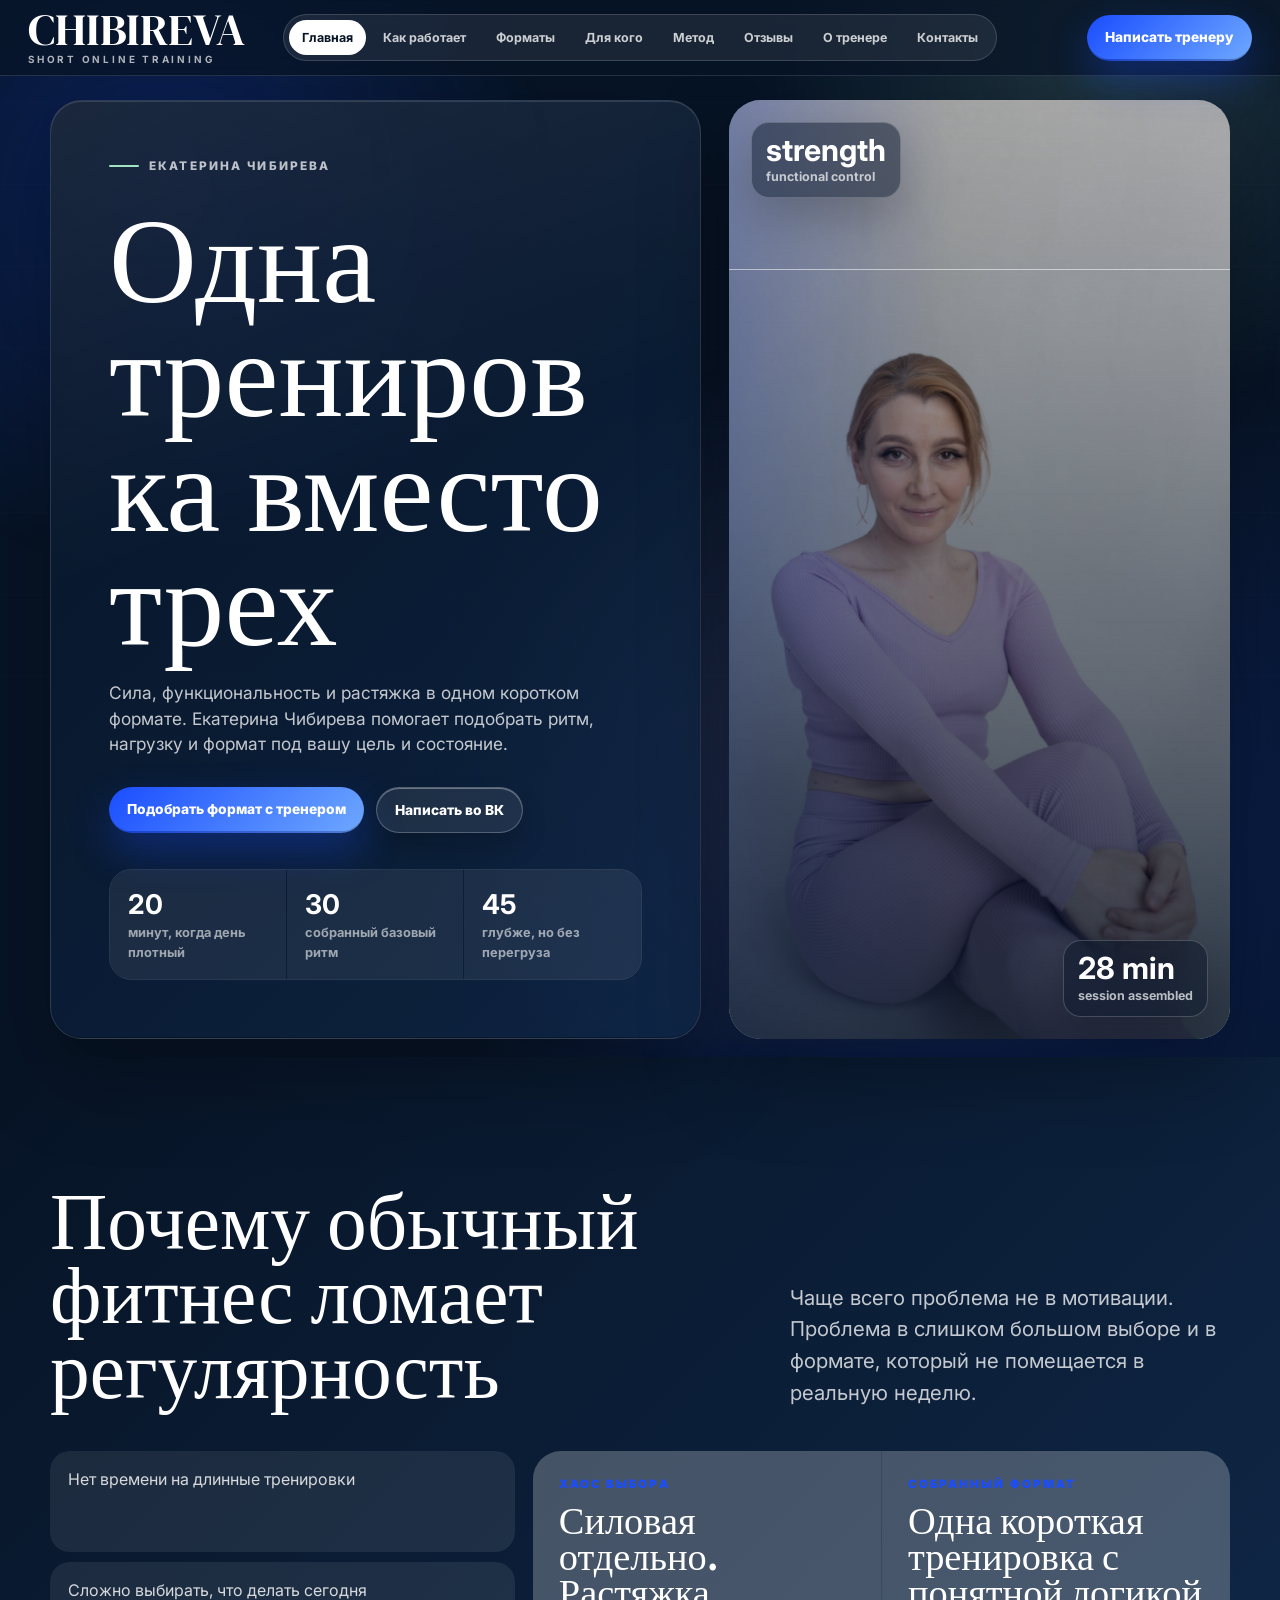
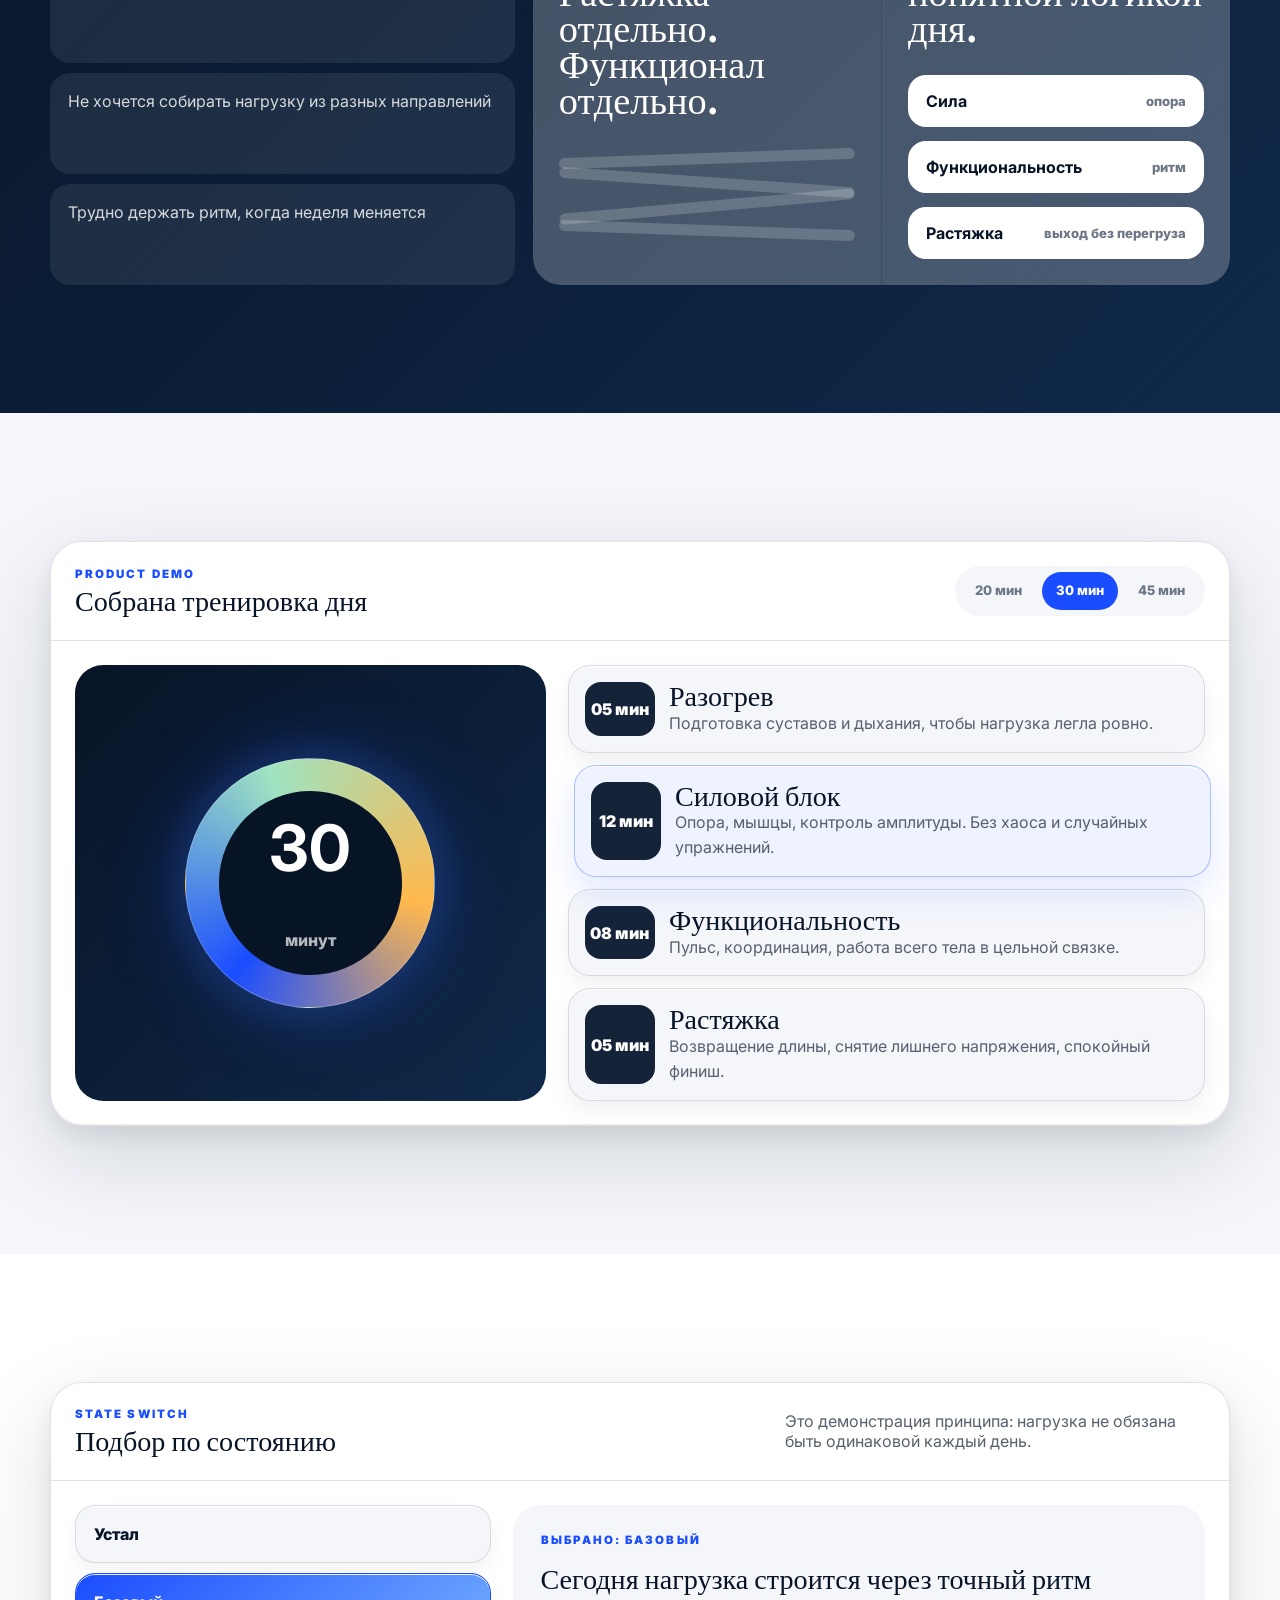
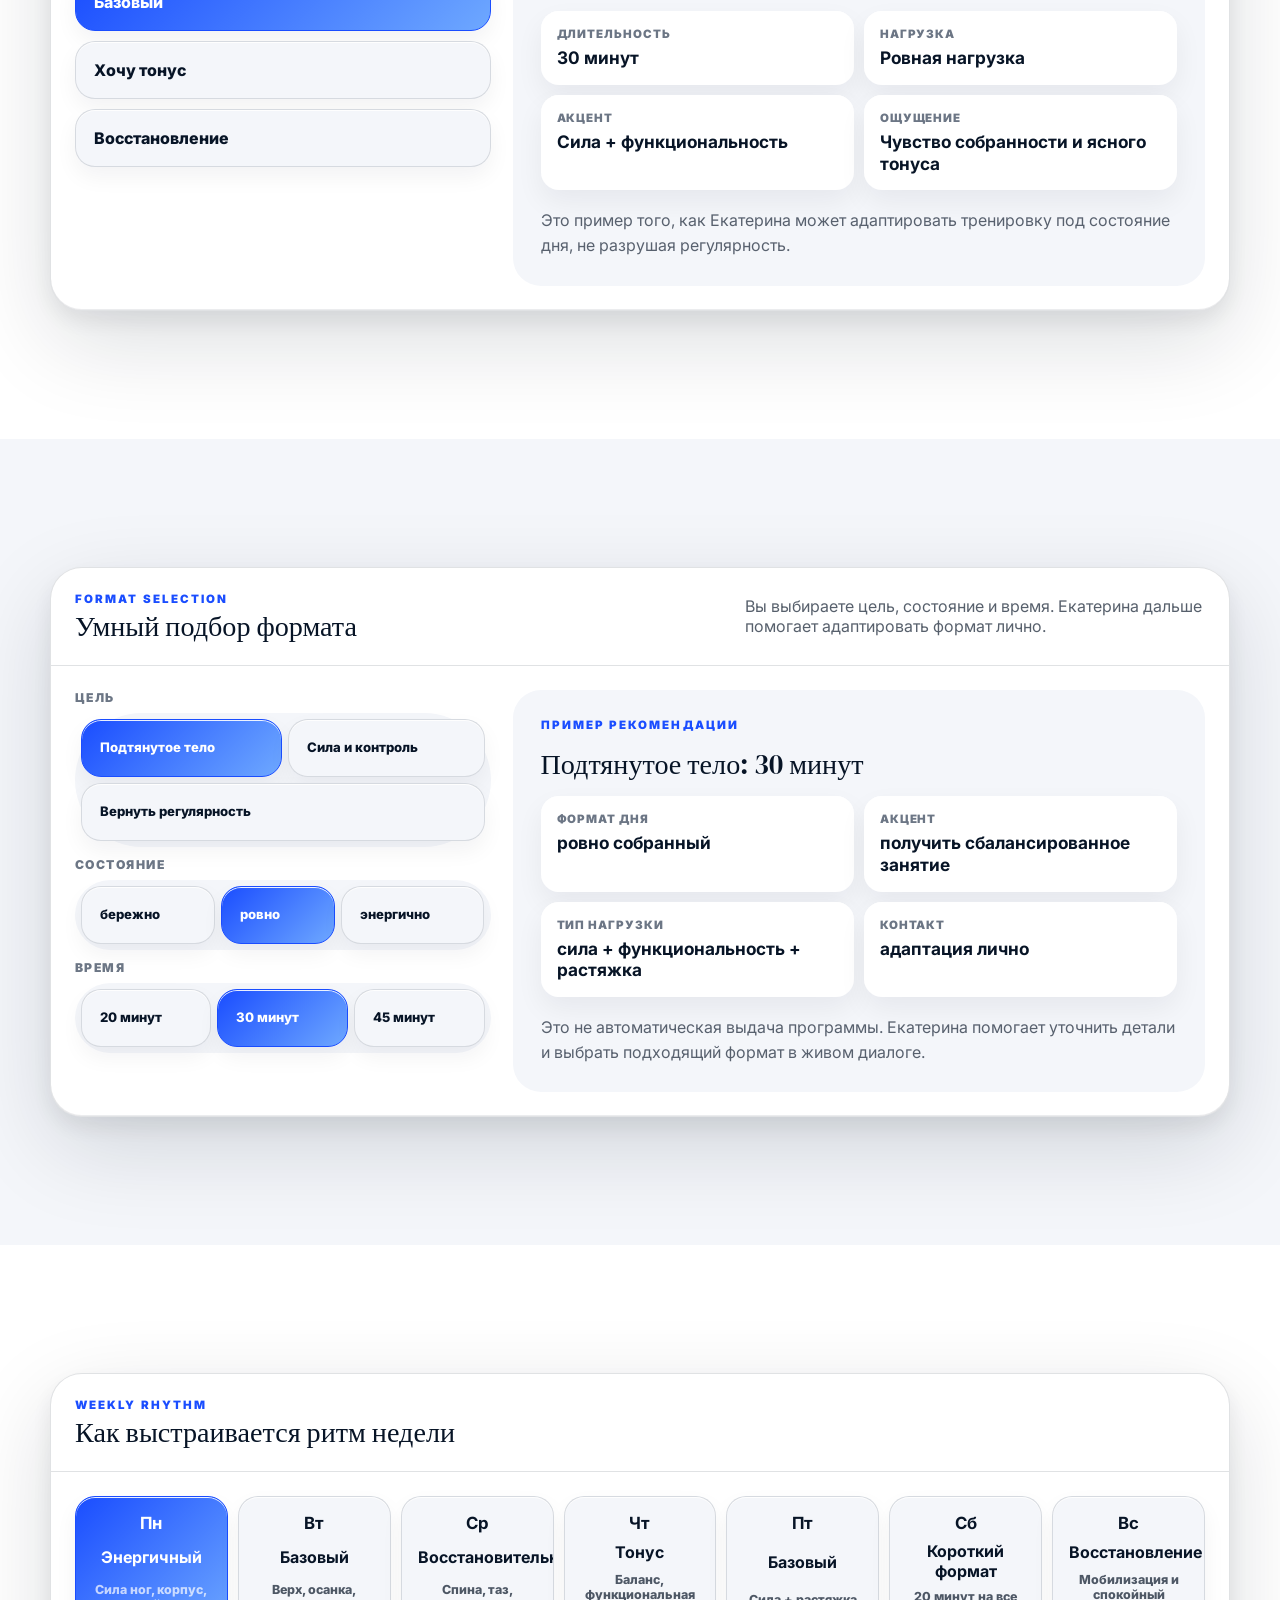
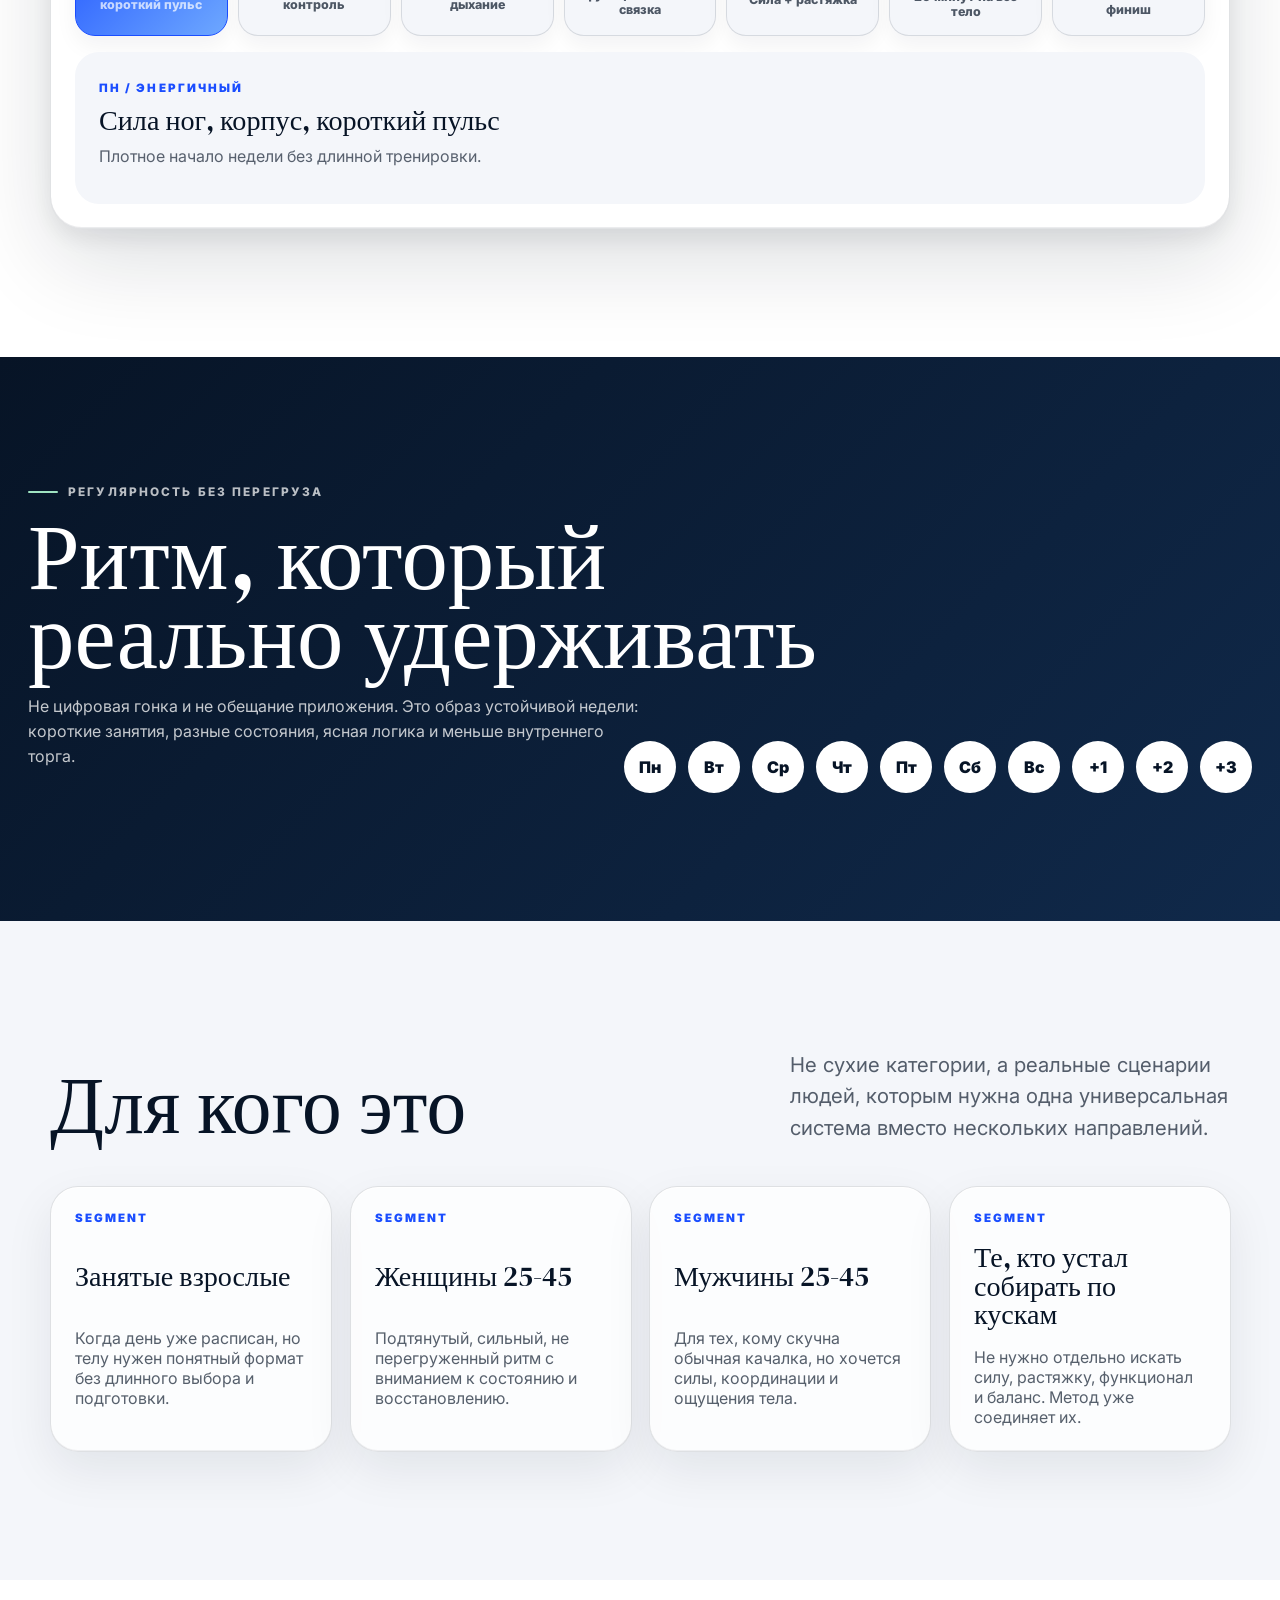
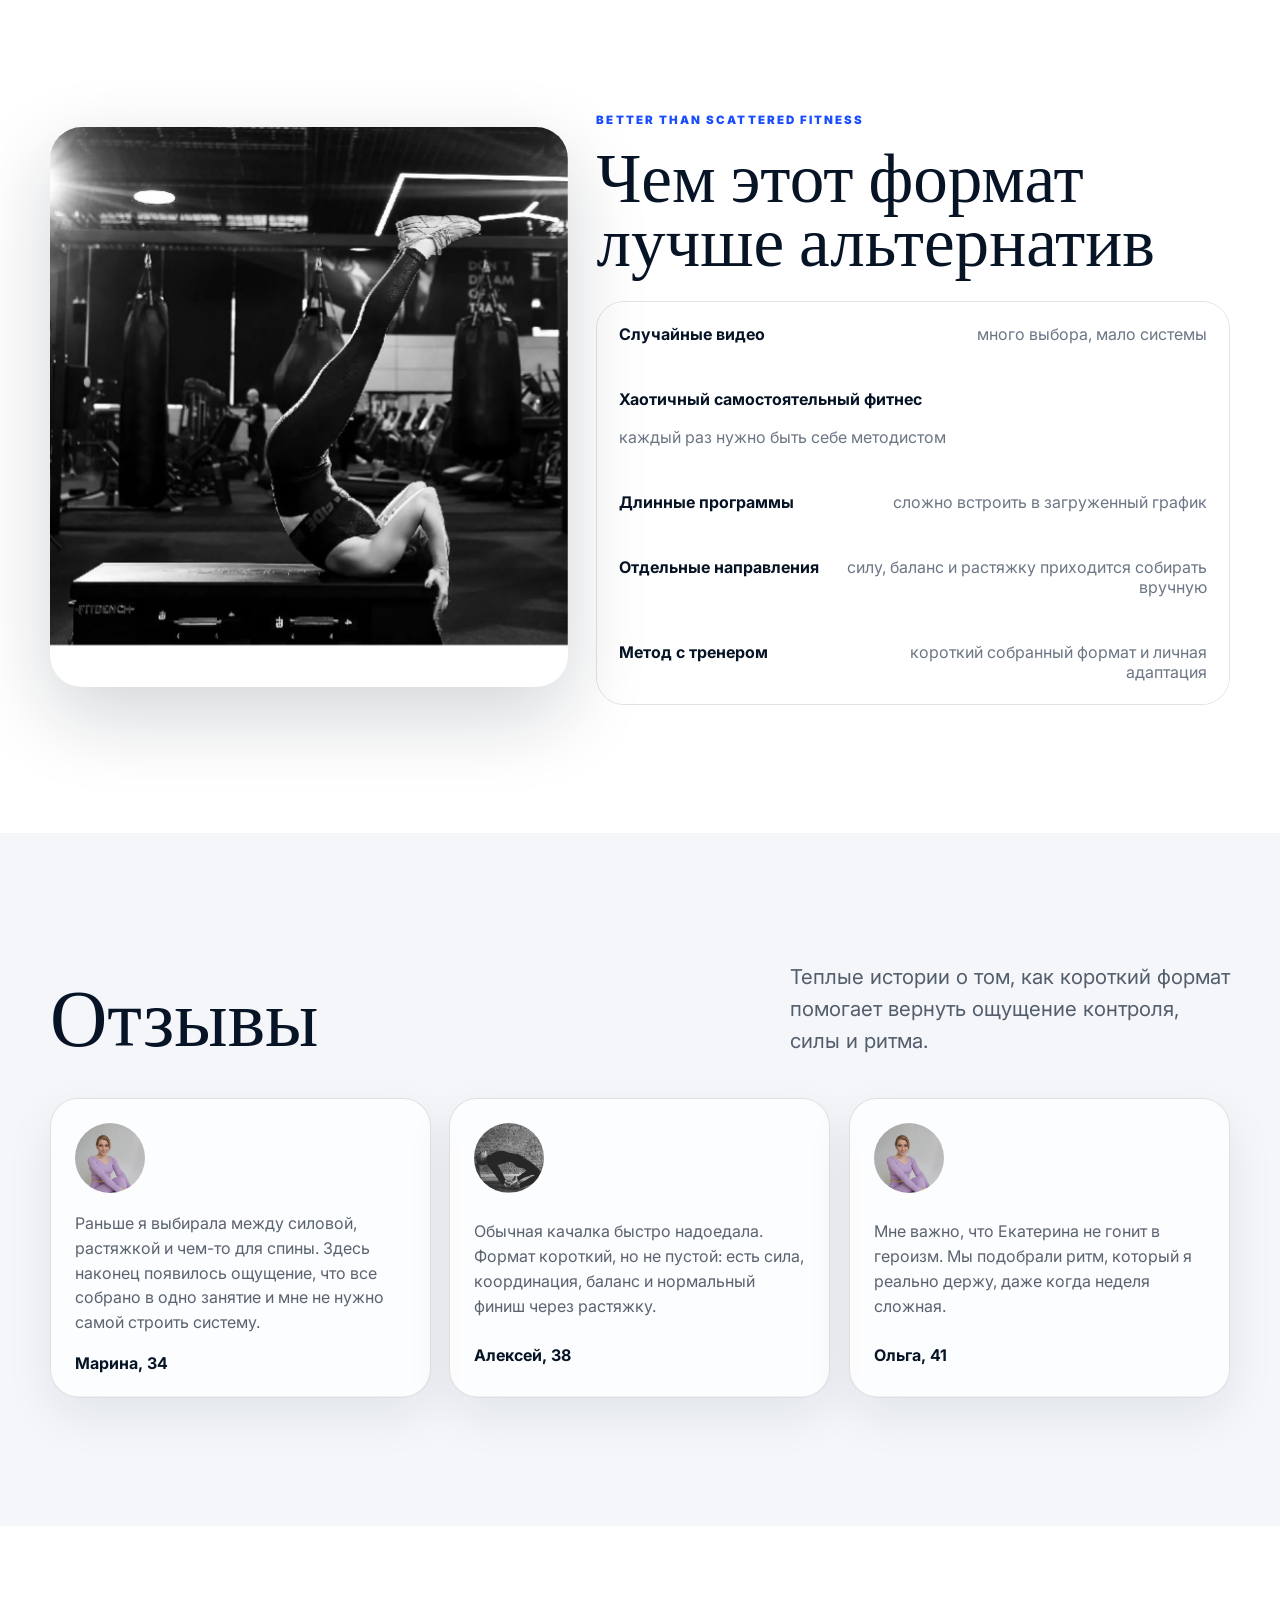
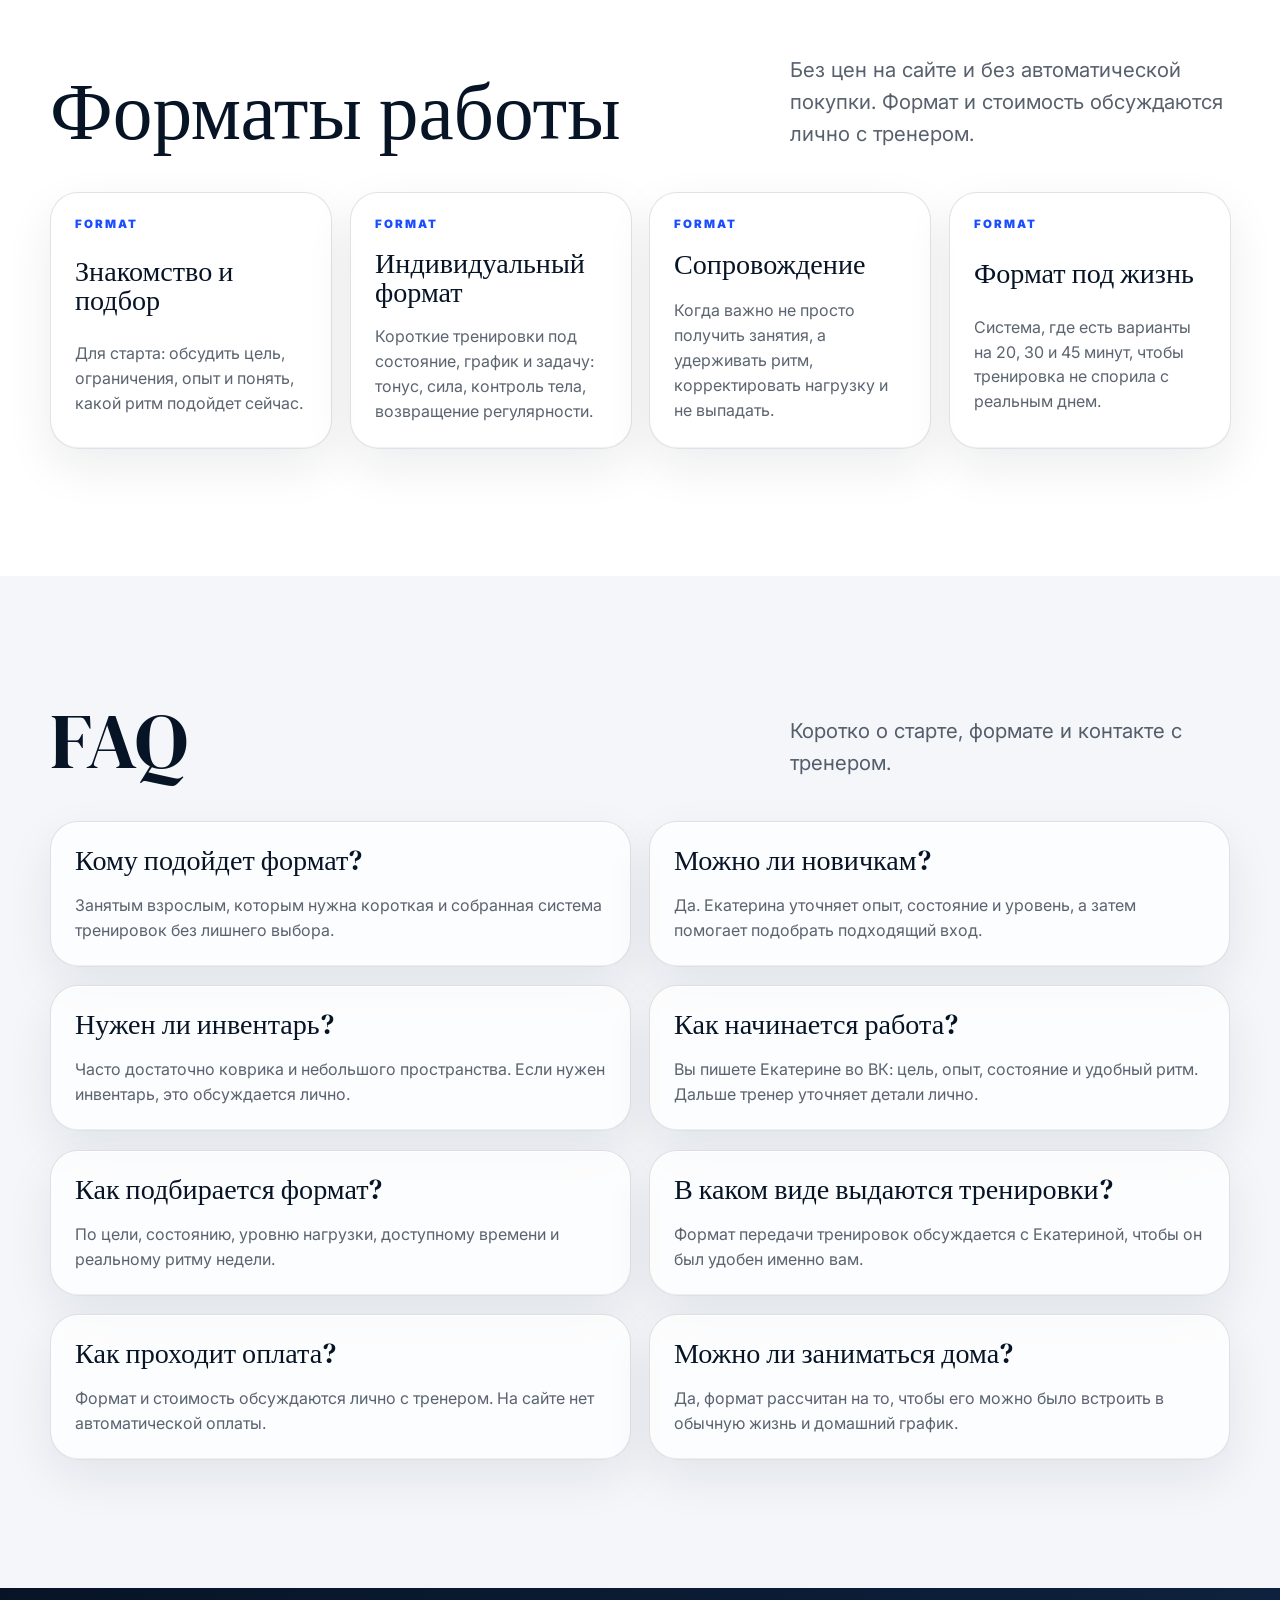
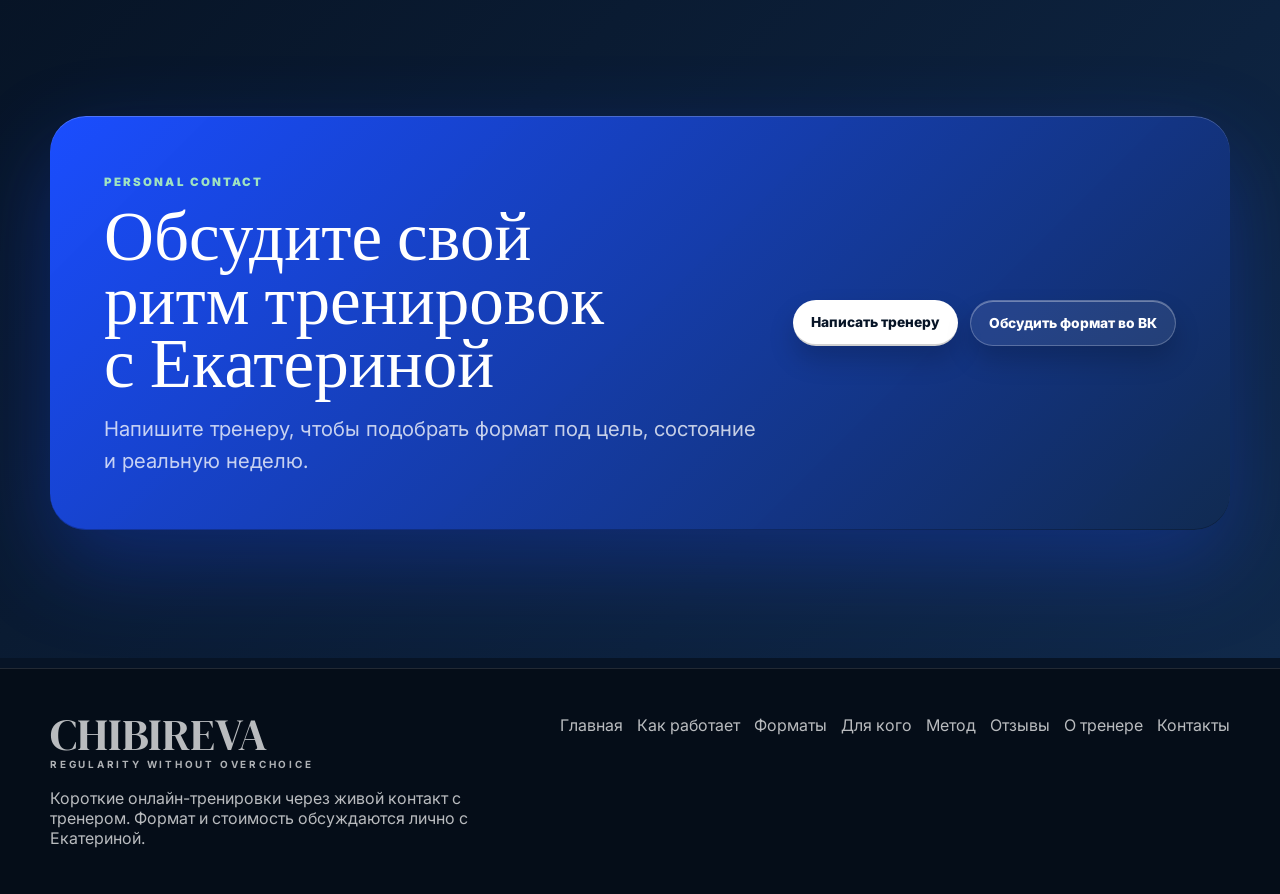
<file: index.html>
<!doctype html>
<html lang="ru">
  <head>
    <meta charset="UTF-8" />
    <meta name="viewport" content="width=device-width, initial-scale=1.0" />
    <title>Екатерина Чибирева | Одна тренировка вместо трех</title>
    <meta name="description" content="Короткие онлайн-тренировки: сила, функциональность и растяжка в одном формате. Подбор ритма лично с тренером Екатериной Чибиревой." />
    <link rel="preconnect" href="https://fonts.googleapis.com" />
    <link rel="preconnect" href="https://fonts.gstatic.com" crossorigin />
    <link rel="icon" type="image/png" href="assets/favicon.png" />
    <link rel="apple-touch-icon" href="assets/favicon.png" />
    <link href="https://fonts.googleapis.com/css2?family=DM+Serif+Display&family=Inter:wght@400;500;600;700;800&display=swap" rel="stylesheet" />
    <link rel="stylesheet" href="styles.css" />
  </head>
  <body data-page="home">
    <div id="app"></div>
    <script src="app.js"></script>
  </body>
</html>
</file>
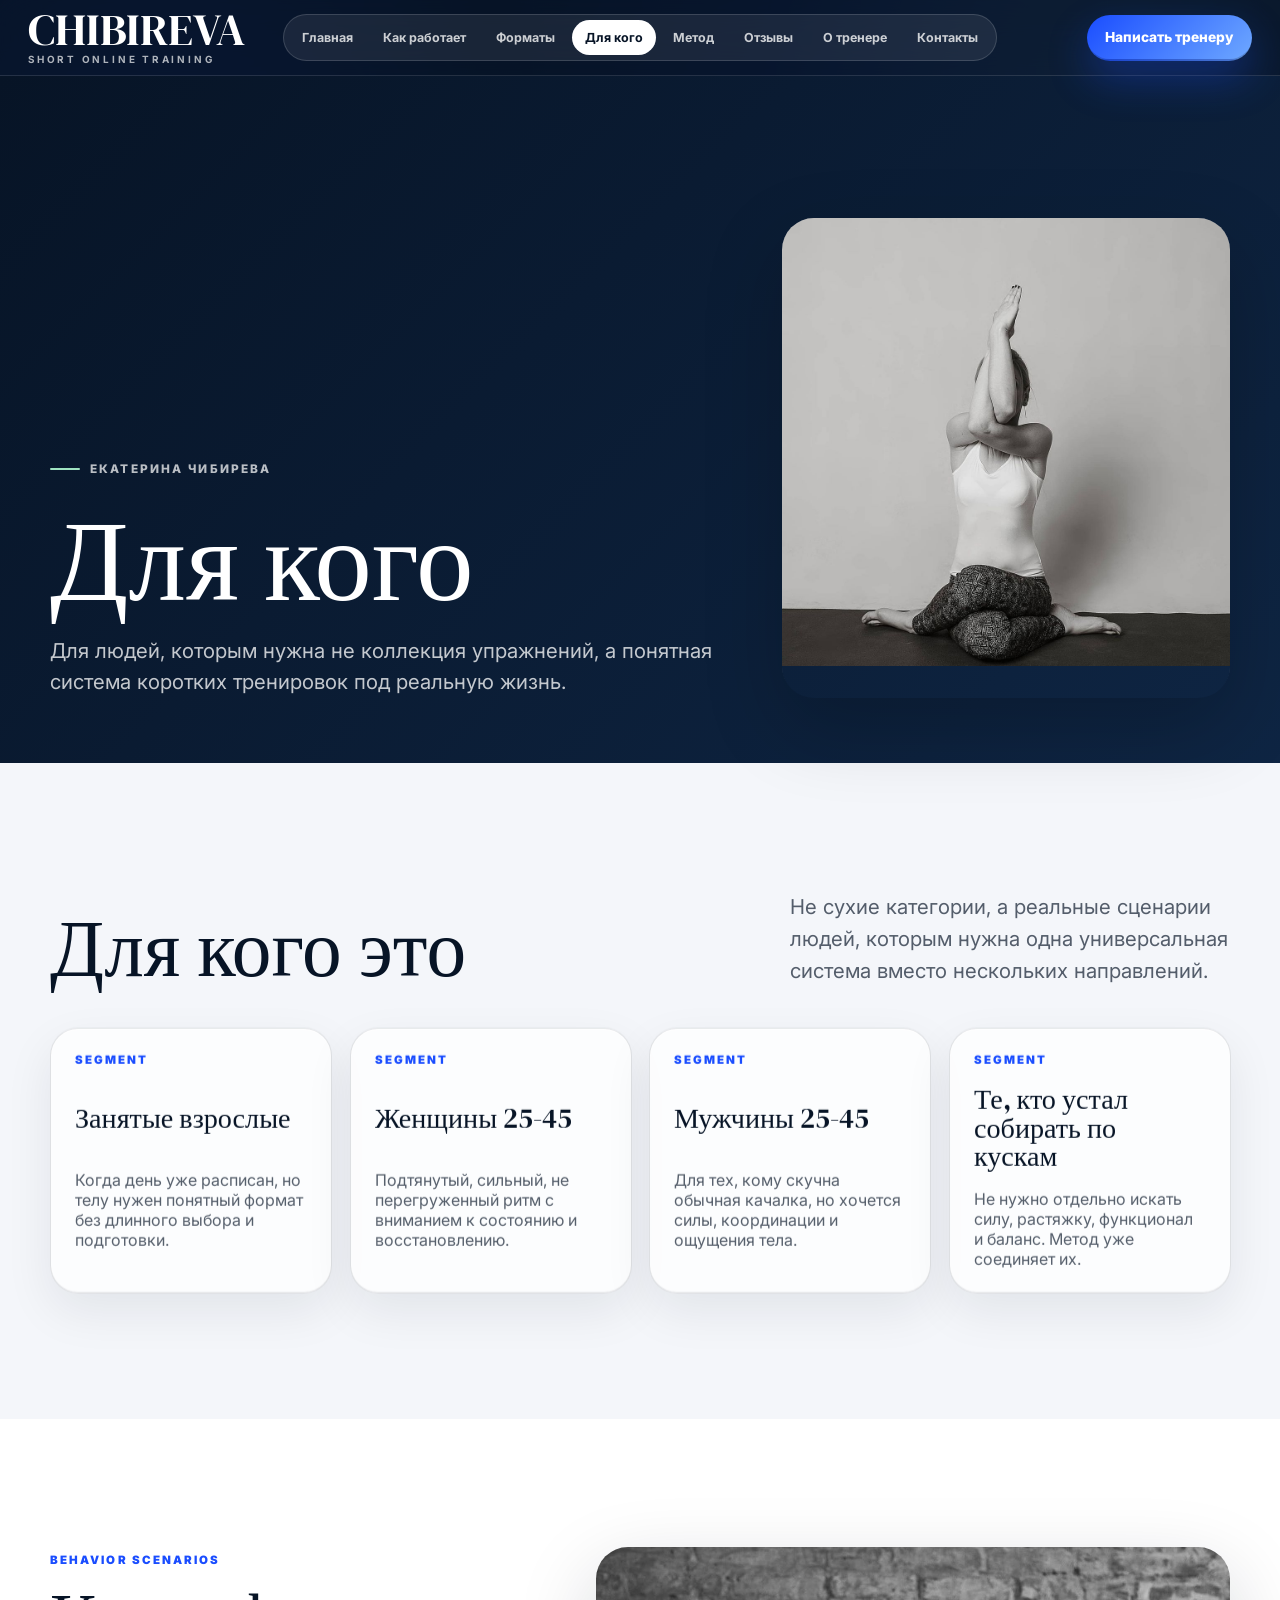
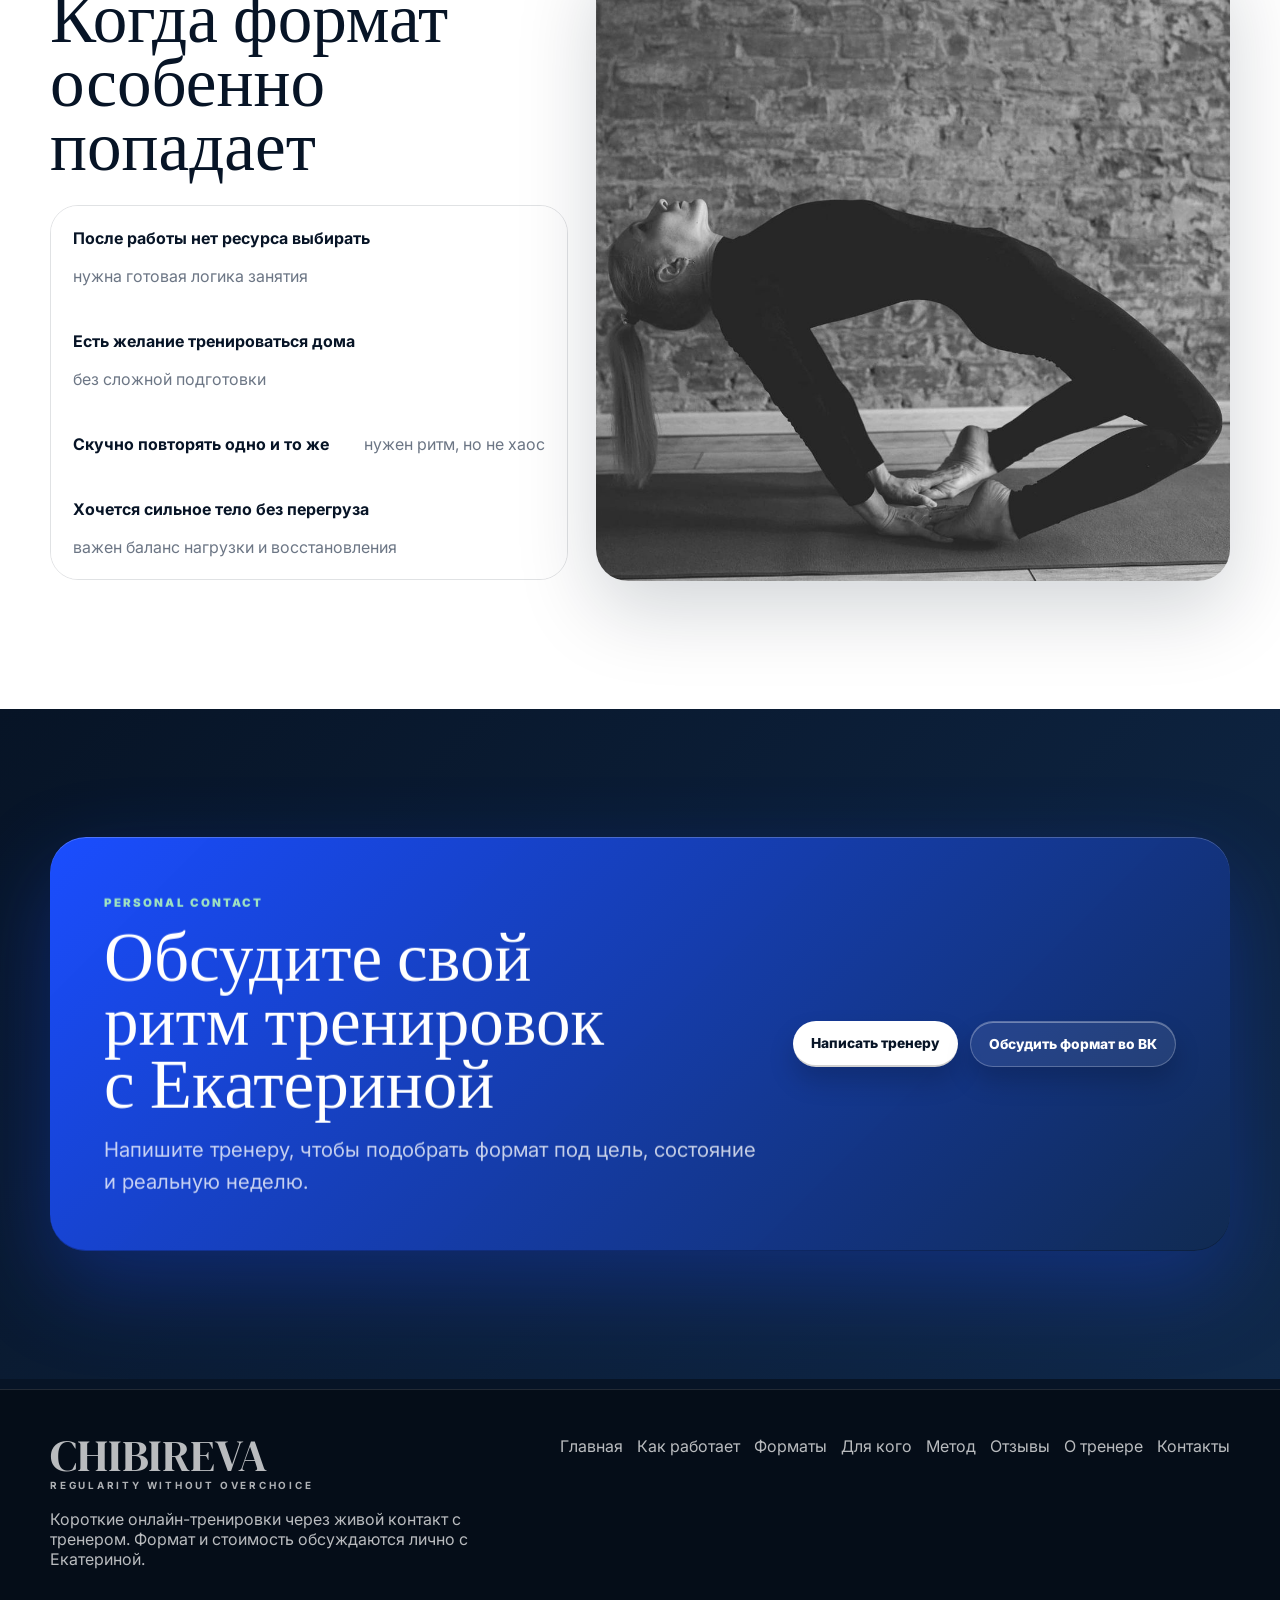
<file: audience.html>
<!doctype html>
<html lang="ru">
  <head>
    <meta charset="UTF-8" />
    <meta name="viewport" content="width=device-width, initial-scale=1.0" />
    <title>Для кого | Екатерина Чибирева</title>
    <link rel="icon" type="image/png" href="assets/favicon.png" />
    <link rel="apple-touch-icon" href="assets/favicon.png" />
    <link rel="stylesheet" href="styles.css" />
    <link href="https://fonts.googleapis.com/css2?family=DM+Serif+Display&family=Inter:wght@400;500;600;700;800&display=swap" rel="stylesheet" />
  </head>
  <body data-page="audience">
    <div id="app"></div>
    <script src="app.js"></script>
  </body>
</html>
</file>
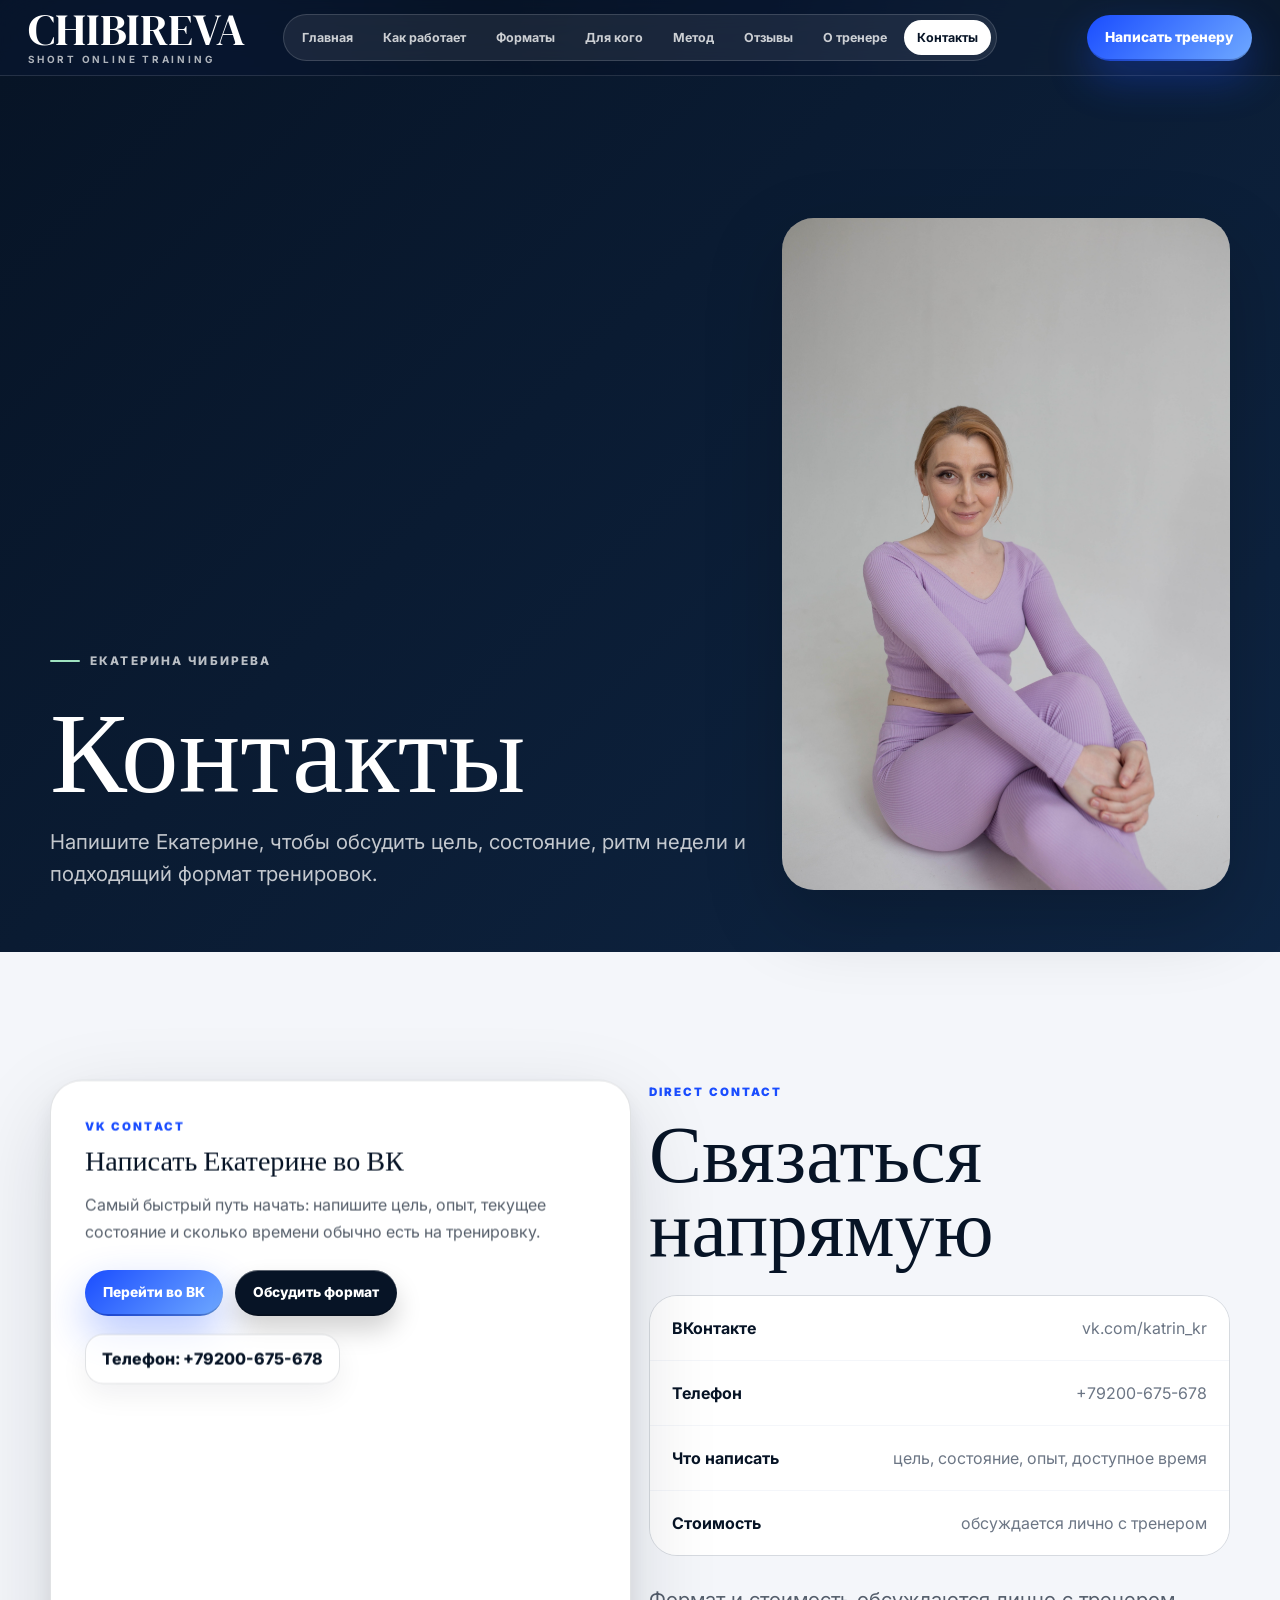
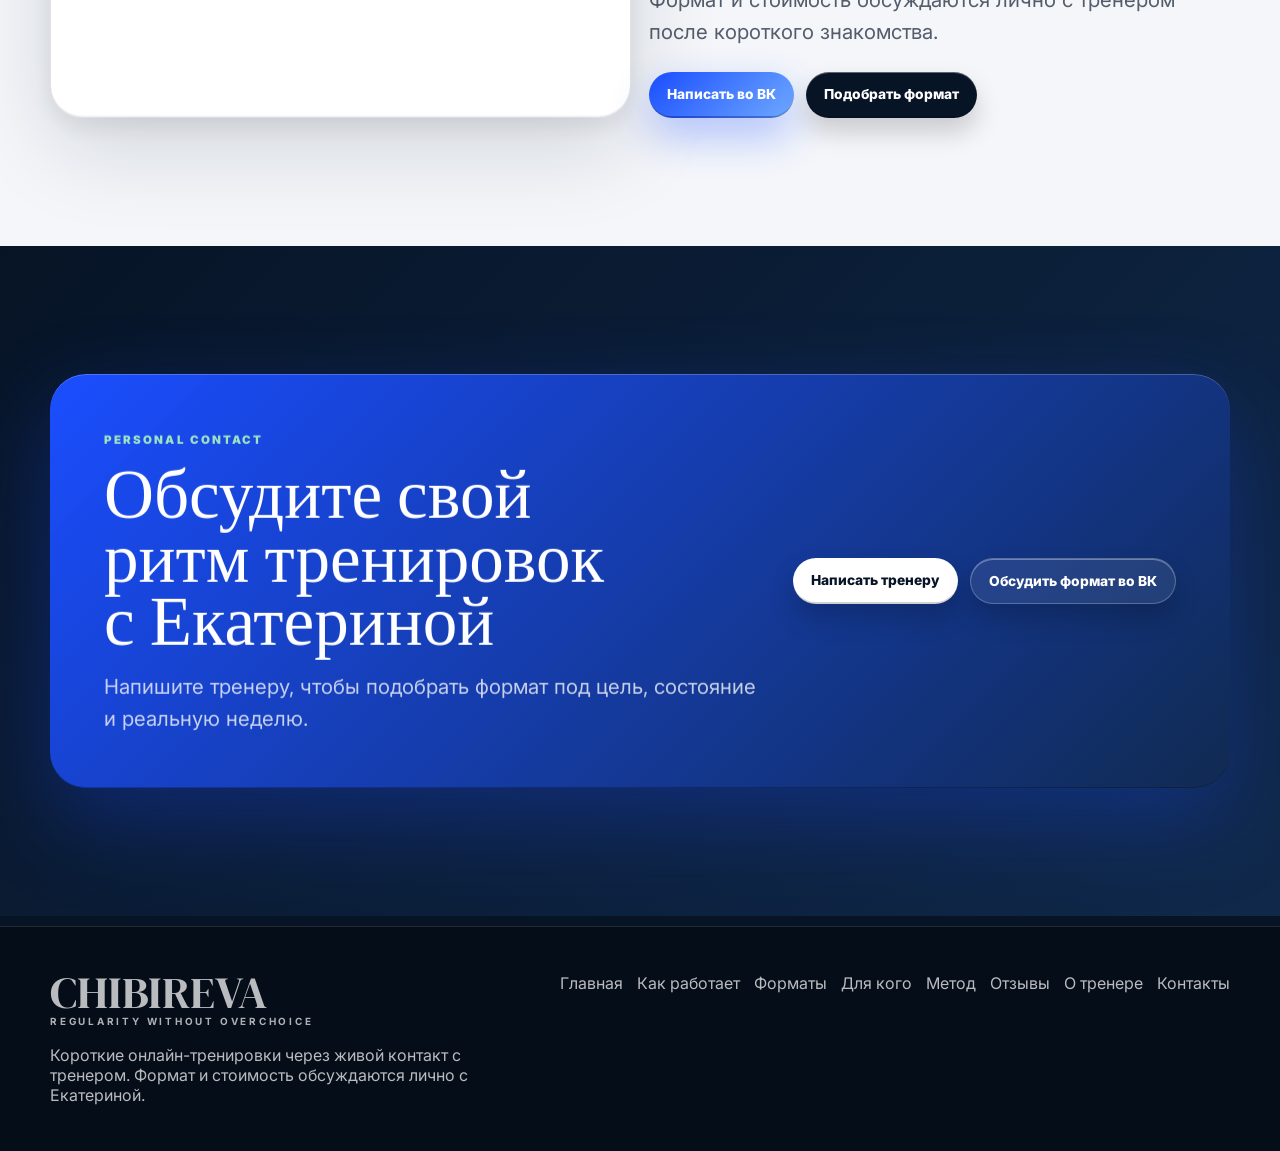
<file: contacts.html>
<!doctype html>
<html lang="ru">
  <head>
    <meta charset="UTF-8" />
    <meta name="viewport" content="width=device-width, initial-scale=1.0" />
    <title>Контакты | Екатерина Чибирева</title>
    <link rel="icon" type="image/png" href="assets/favicon.png" />
    <link rel="apple-touch-icon" href="assets/favicon.png" />
    <link rel="stylesheet" href="styles.css" />
    <link href="https://fonts.googleapis.com/css2?family=DM+Serif+Display&family=Inter:wght@400;500;600;700;800&display=swap" rel="stylesheet" />
  </head>
  <body data-page="contacts">
    <div id="app"></div>
    <script src="app.js"></script>
  </body>
</html>
</file>
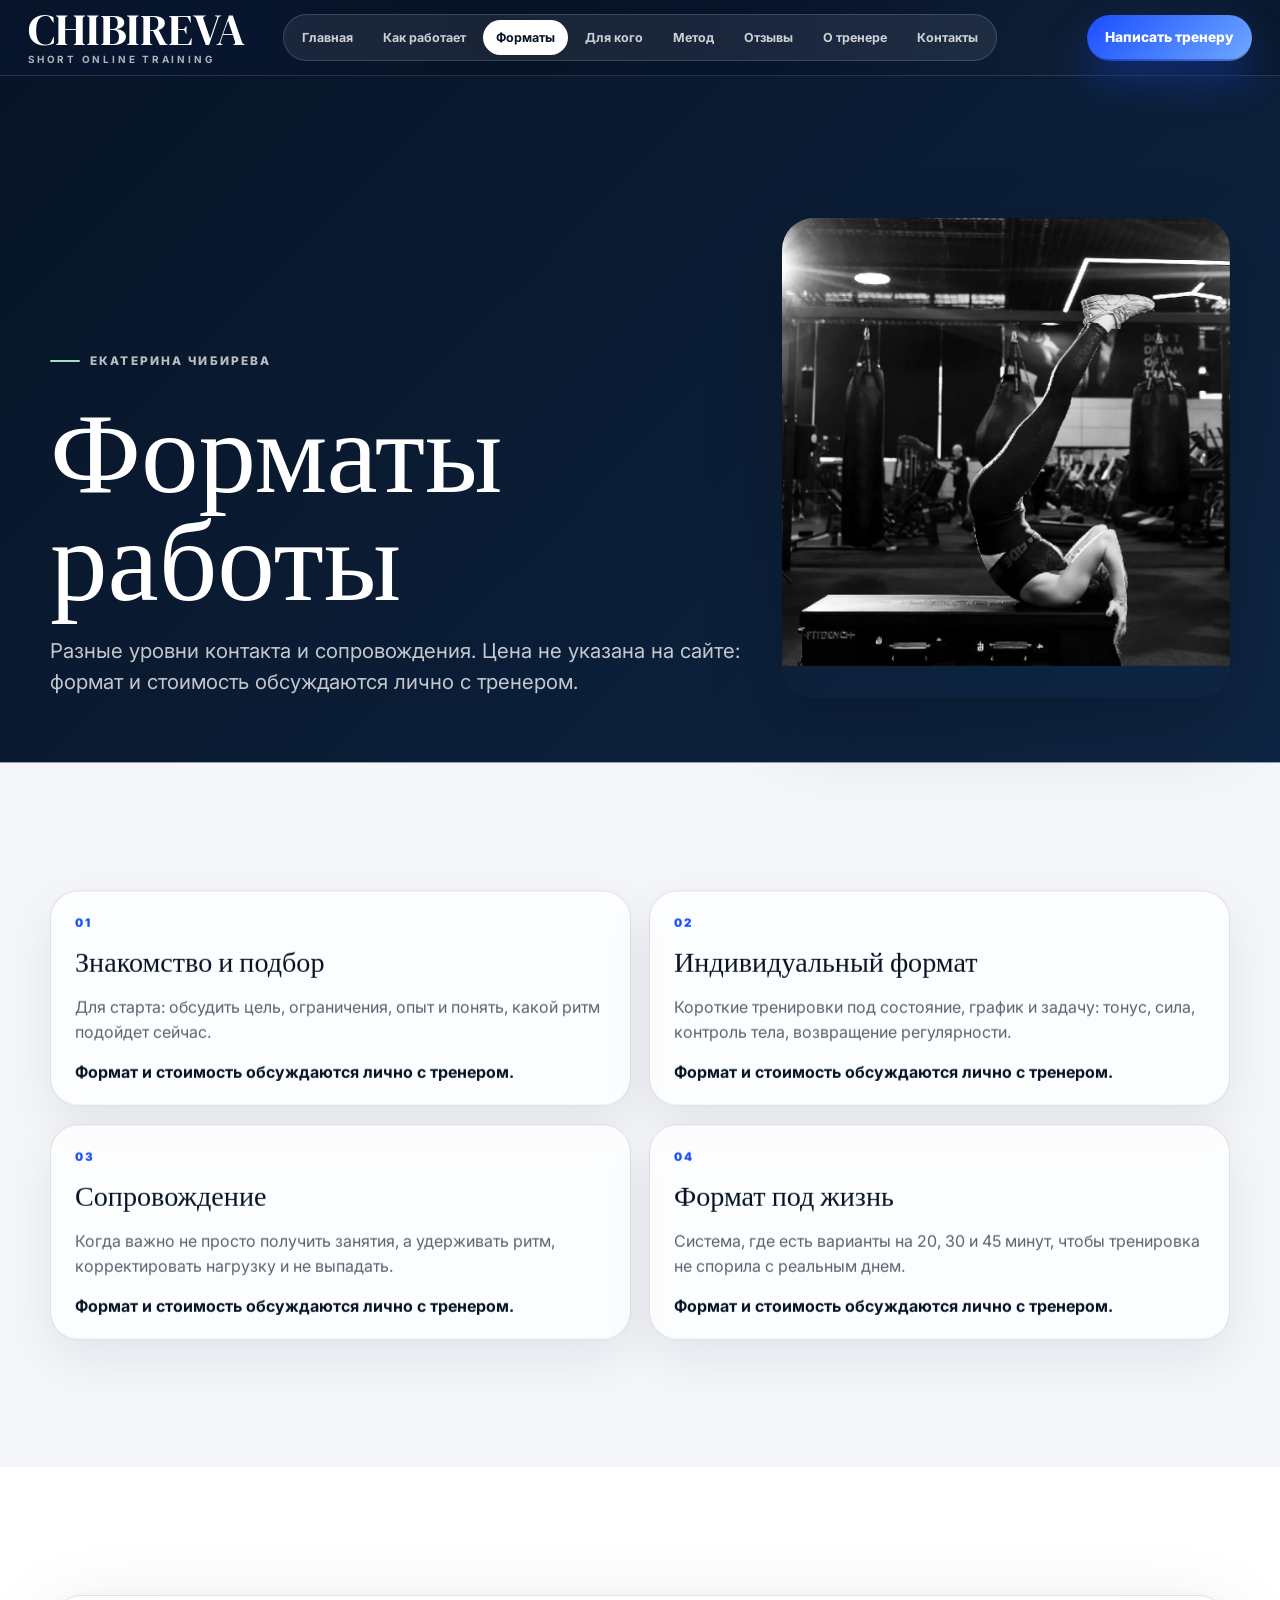
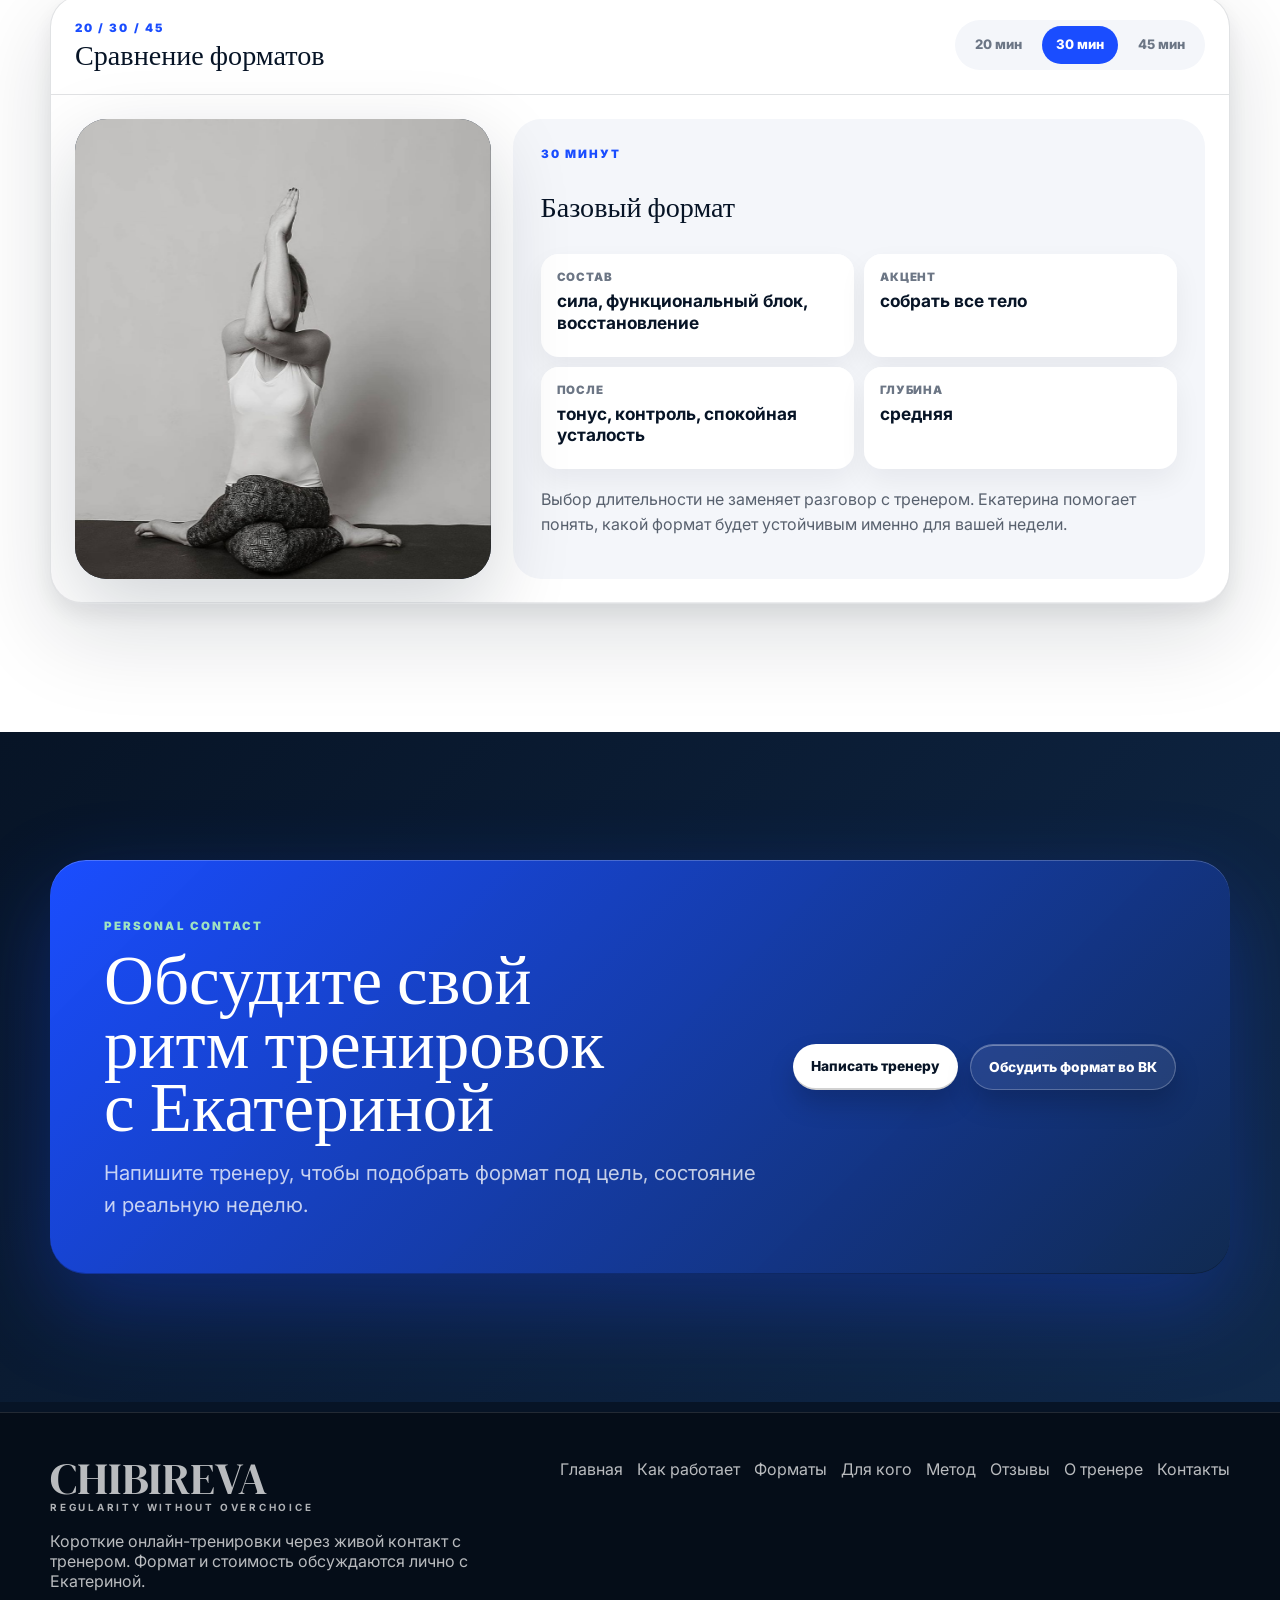
<file: formats.html>
<!doctype html>
<html lang="ru">
  <head>
    <meta charset="UTF-8" />
    <meta name="viewport" content="width=device-width, initial-scale=1.0" />
    <title>Форматы работы | Екатерина Чибирева</title>
    <link rel="icon" type="image/png" href="assets/favicon.png" />
    <link rel="apple-touch-icon" href="assets/favicon.png" />
    <link rel="stylesheet" href="styles.css" />
    <link href="https://fonts.googleapis.com/css2?family=DM+Serif+Display&family=Inter:wght@400;500;600;700;800&display=swap" rel="stylesheet" />
  </head>
  <body data-page="formats">
    <div id="app"></div>
    <script src="app.js"></script>
  </body>
</html>
</file>
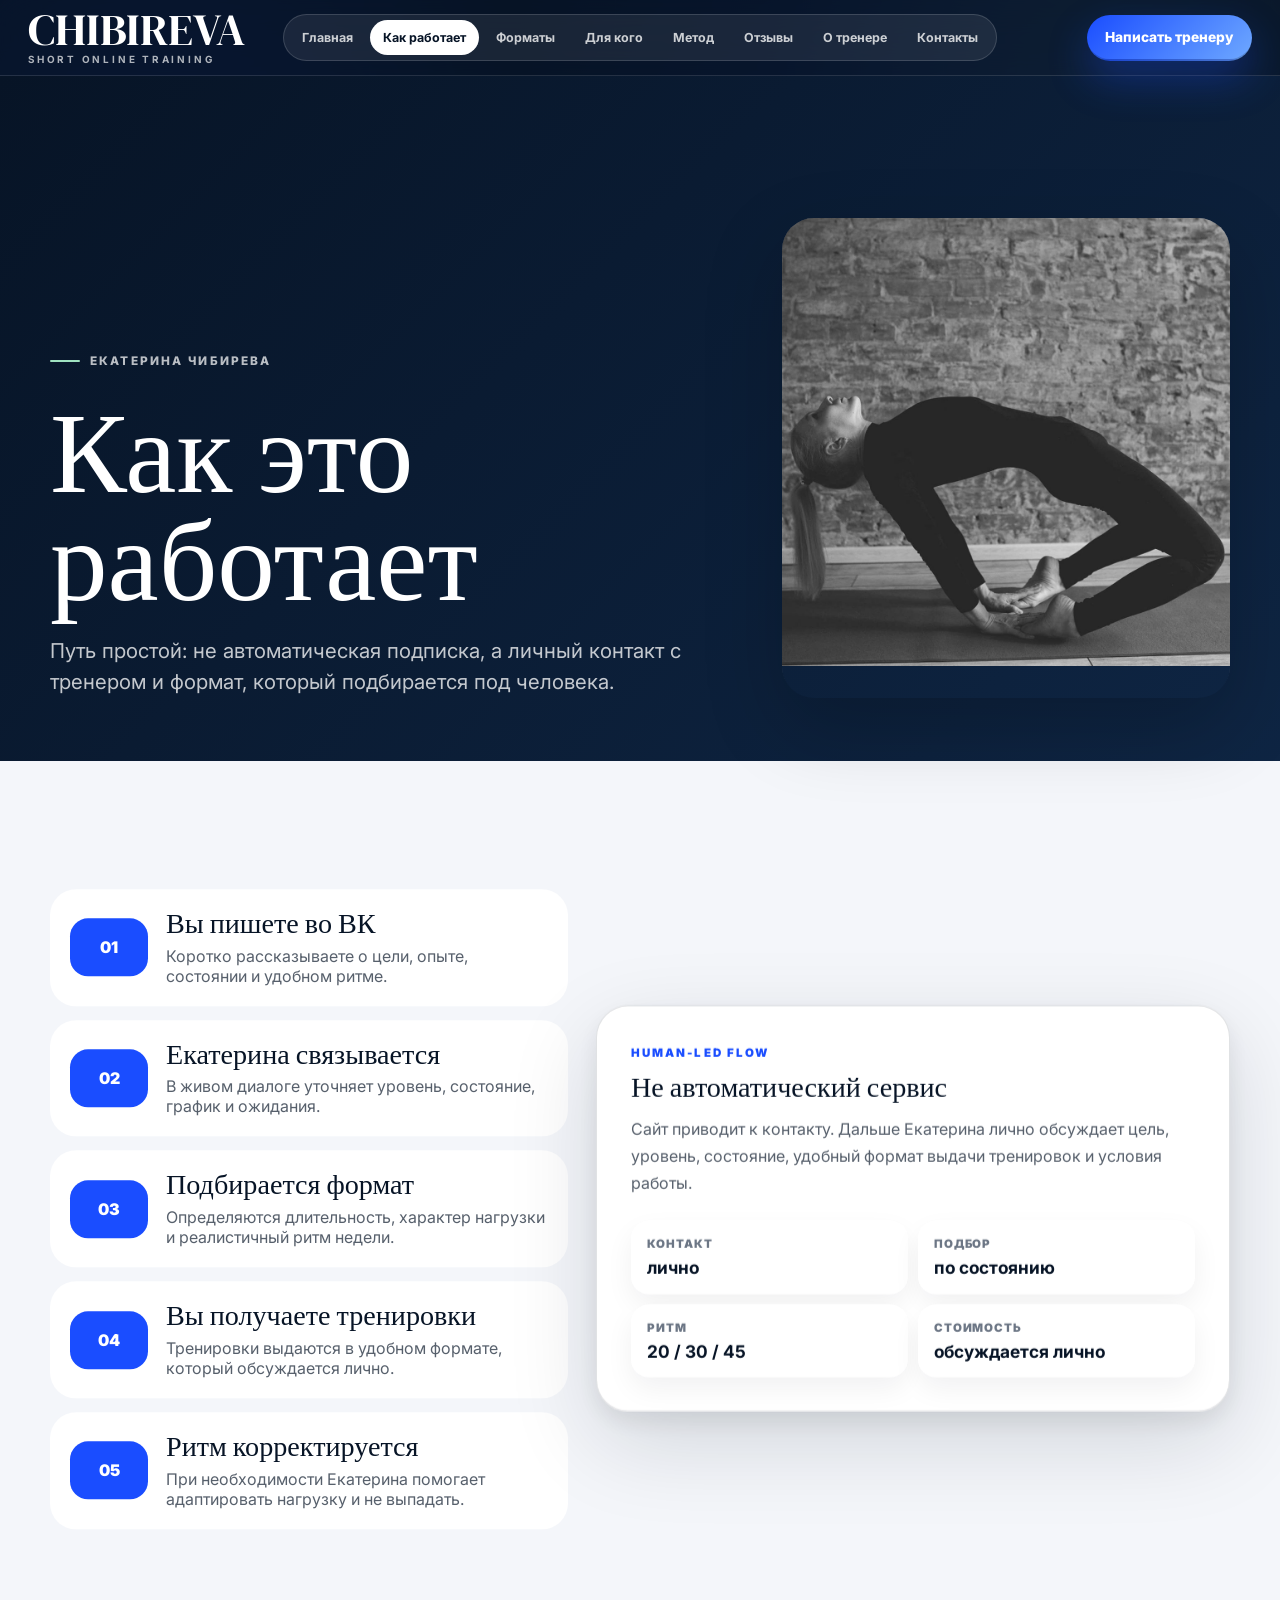
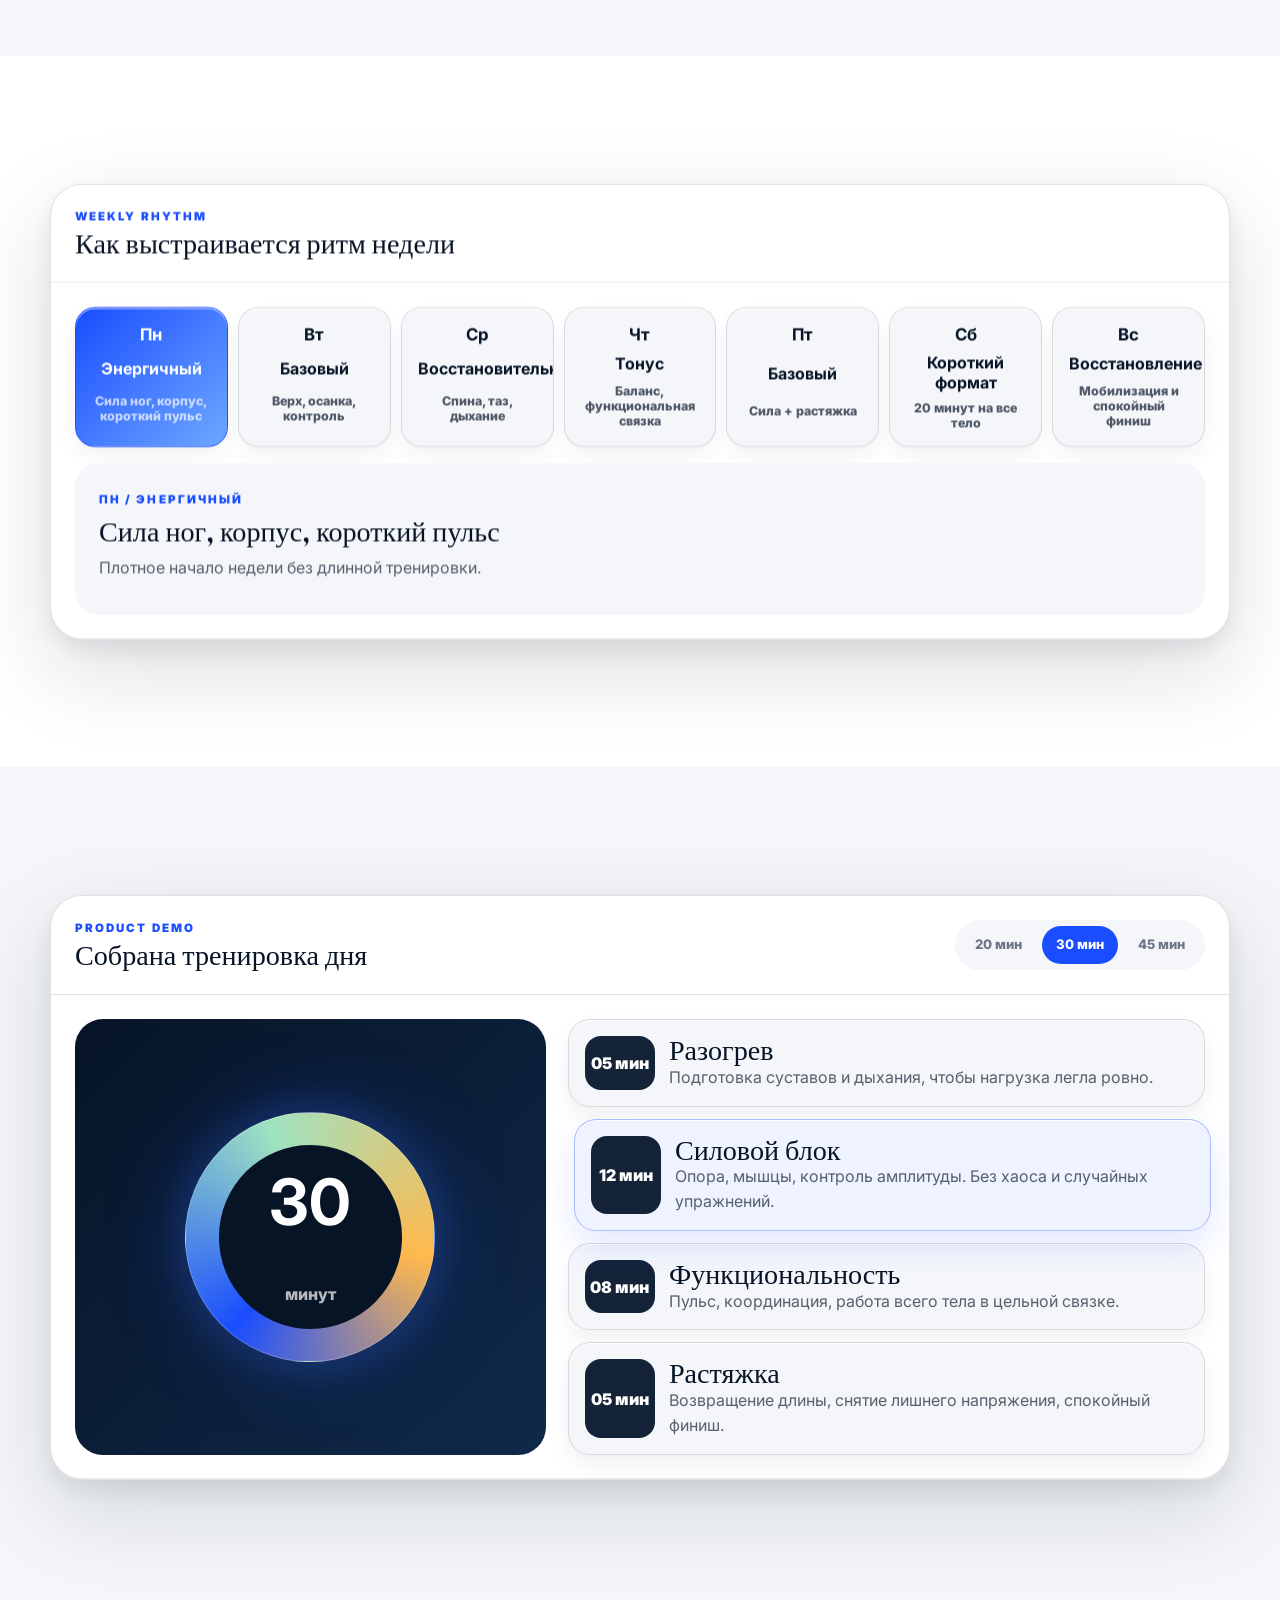
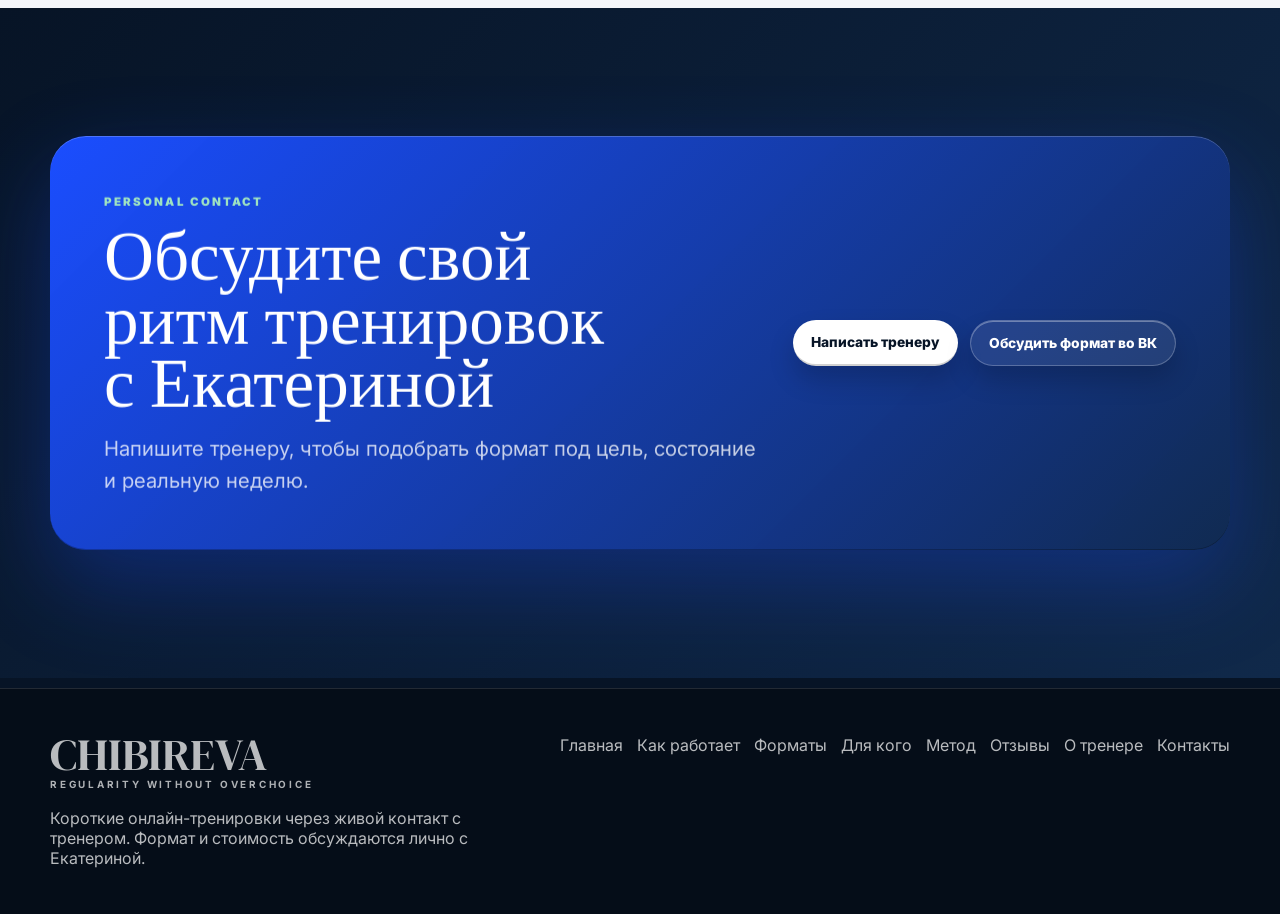
<file: how.html>
<!doctype html>
<html lang="ru">
  <head>
    <meta charset="UTF-8" />
    <meta name="viewport" content="width=device-width, initial-scale=1.0" />
    <title>Как это работает | Екатерина Чибирева</title>
    <link rel="icon" type="image/png" href="assets/favicon.png" />
    <link rel="apple-touch-icon" href="assets/favicon.png" />
    <link rel="stylesheet" href="styles.css" />
    <link href="https://fonts.googleapis.com/css2?family=DM+Serif+Display&family=Inter:wght@400;500;600;700;800&display=swap" rel="stylesheet" />
  </head>
  <body data-page="how">
    <div id="app"></div>
    <script src="app.js"></script>
  </body>
</html>
</file>
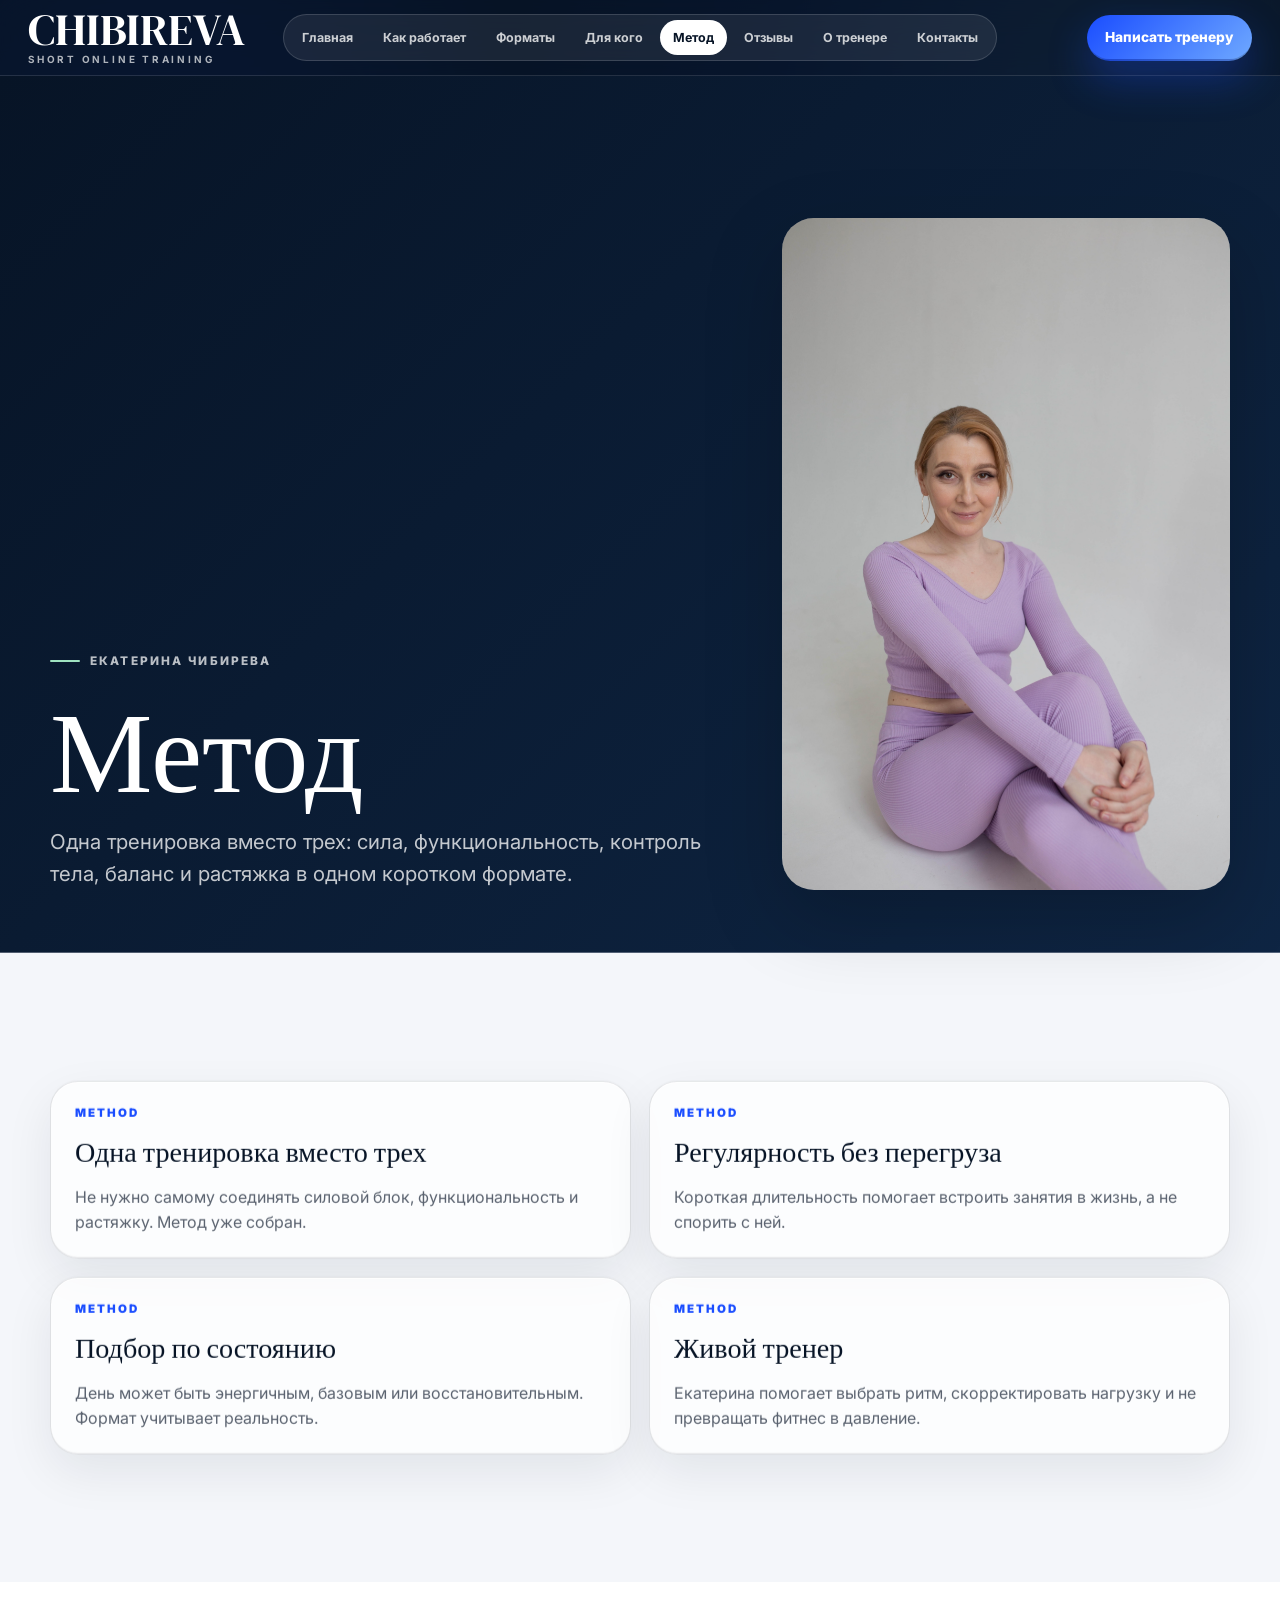
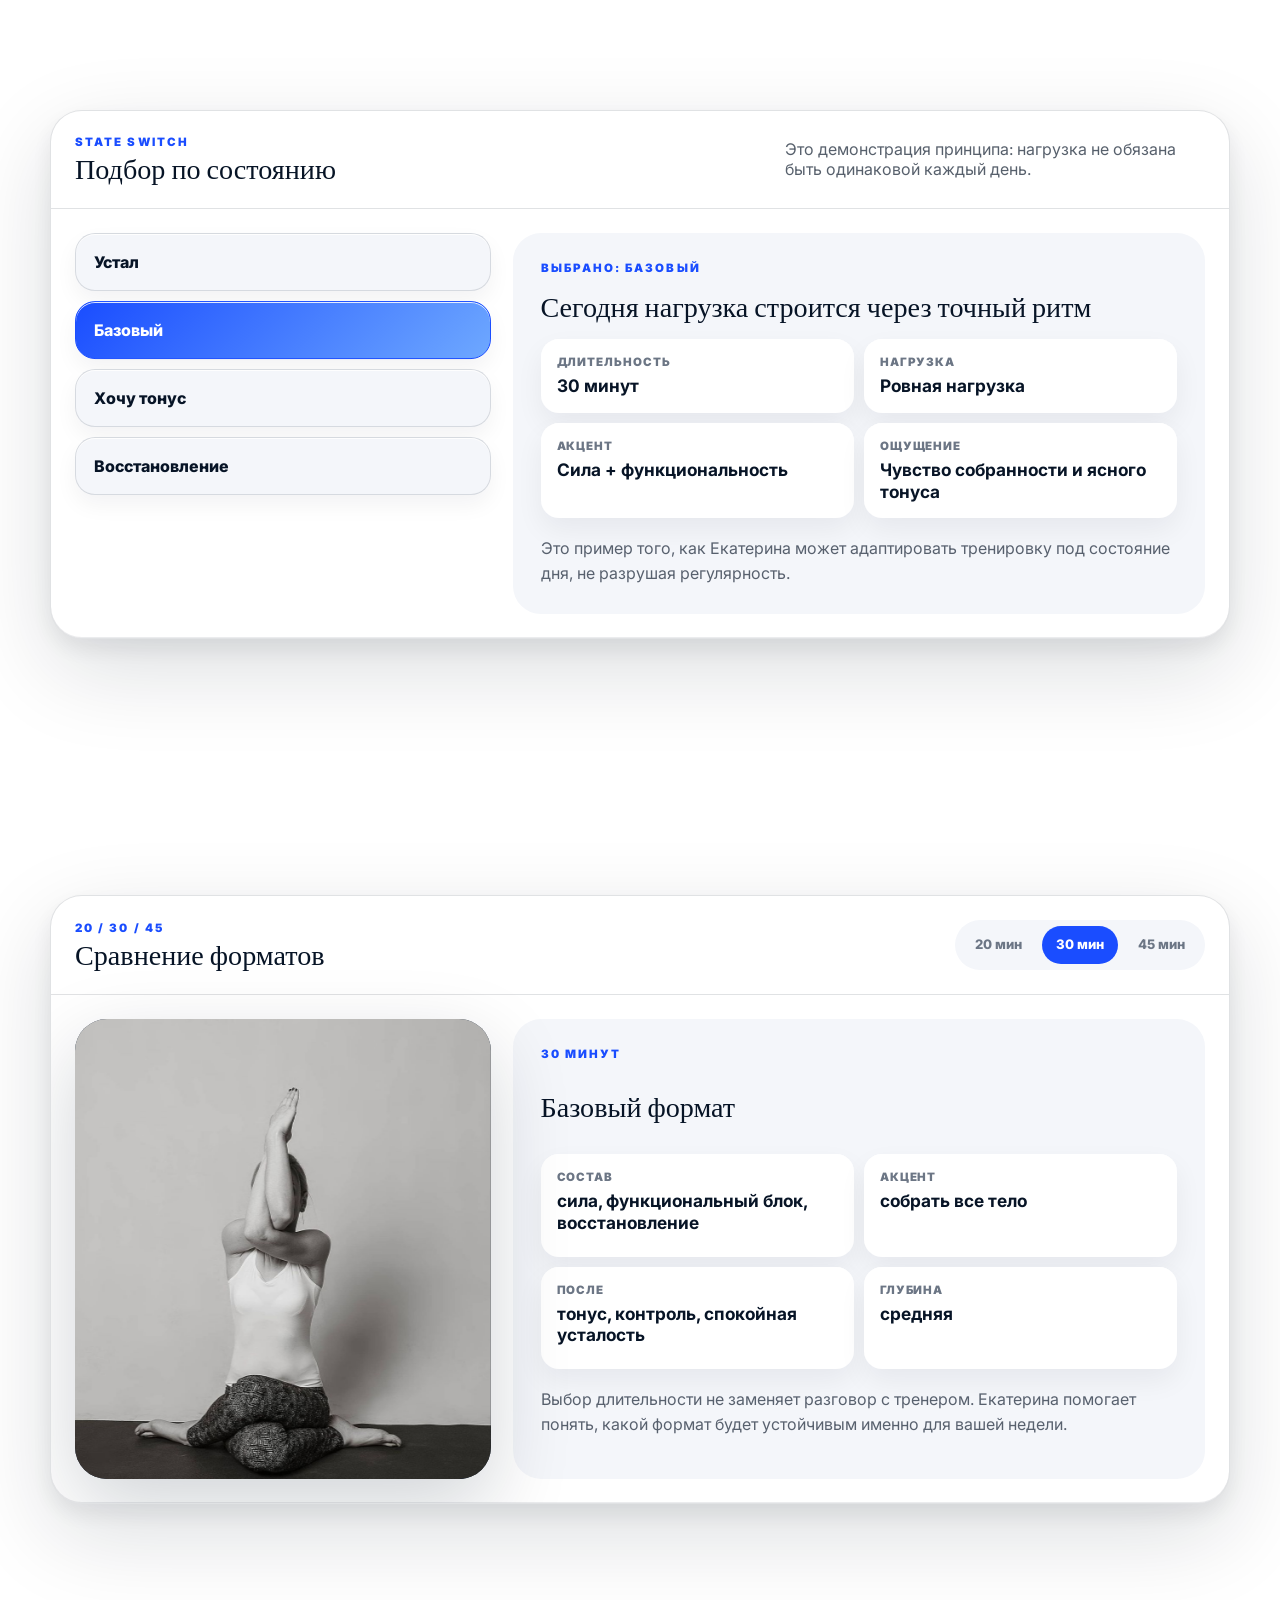
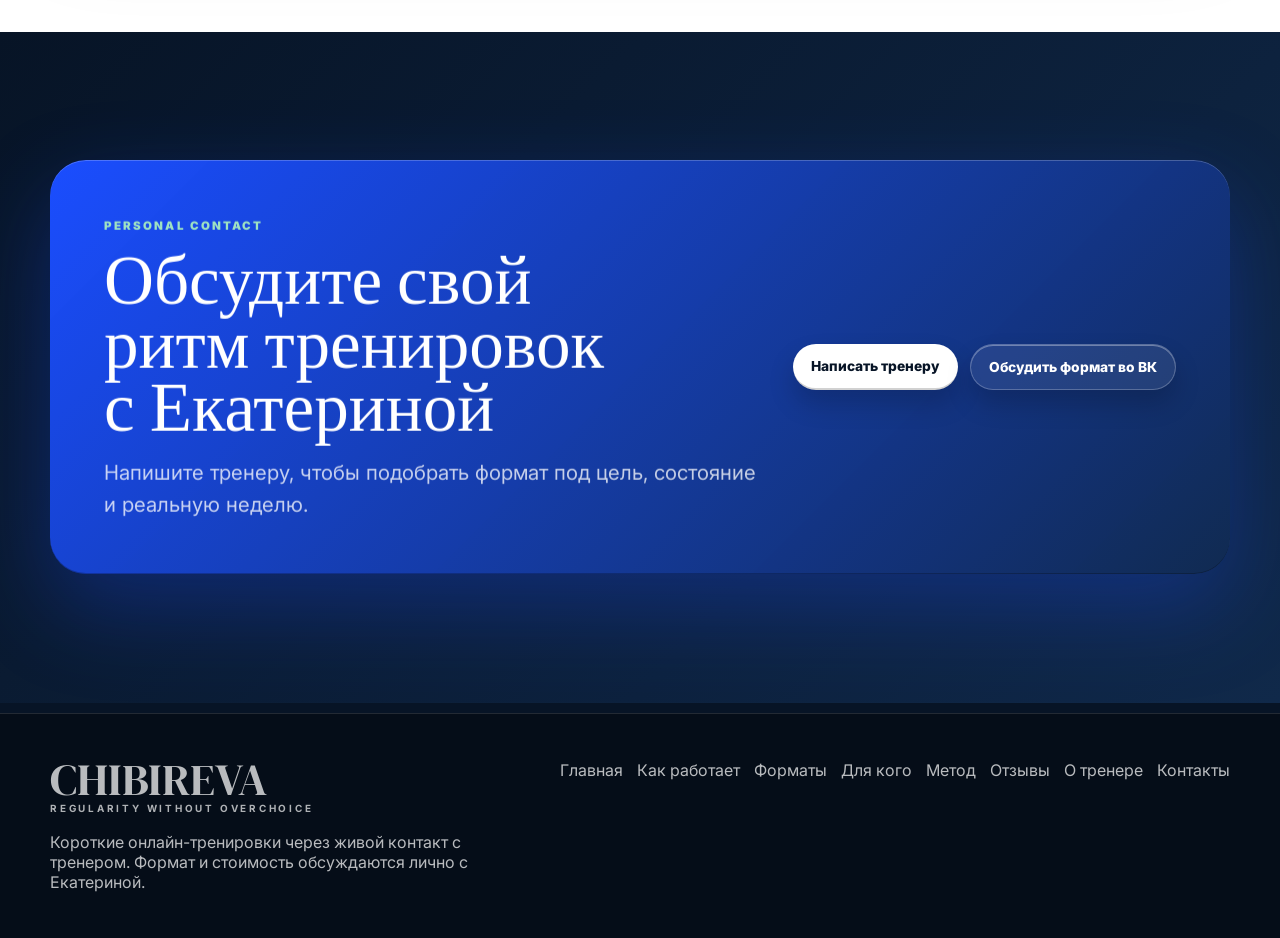
<file: method.html>
<!doctype html>
<html lang="ru">
  <head>
    <meta charset="UTF-8" />
    <meta name="viewport" content="width=device-width, initial-scale=1.0" />
    <title>Метод | Екатерина Чибирева</title>
    <link rel="icon" type="image/png" href="assets/favicon.png" />
    <link rel="apple-touch-icon" href="assets/favicon.png" />
    <link rel="stylesheet" href="styles.css" />
    <link href="https://fonts.googleapis.com/css2?family=DM+Serif+Display&family=Inter:wght@400;500;600;700;800&display=swap" rel="stylesheet" />
  </head>
  <body data-page="method">
    <div id="app"></div>
    <script src="app.js"></script>
  </body>
</html>
</file>
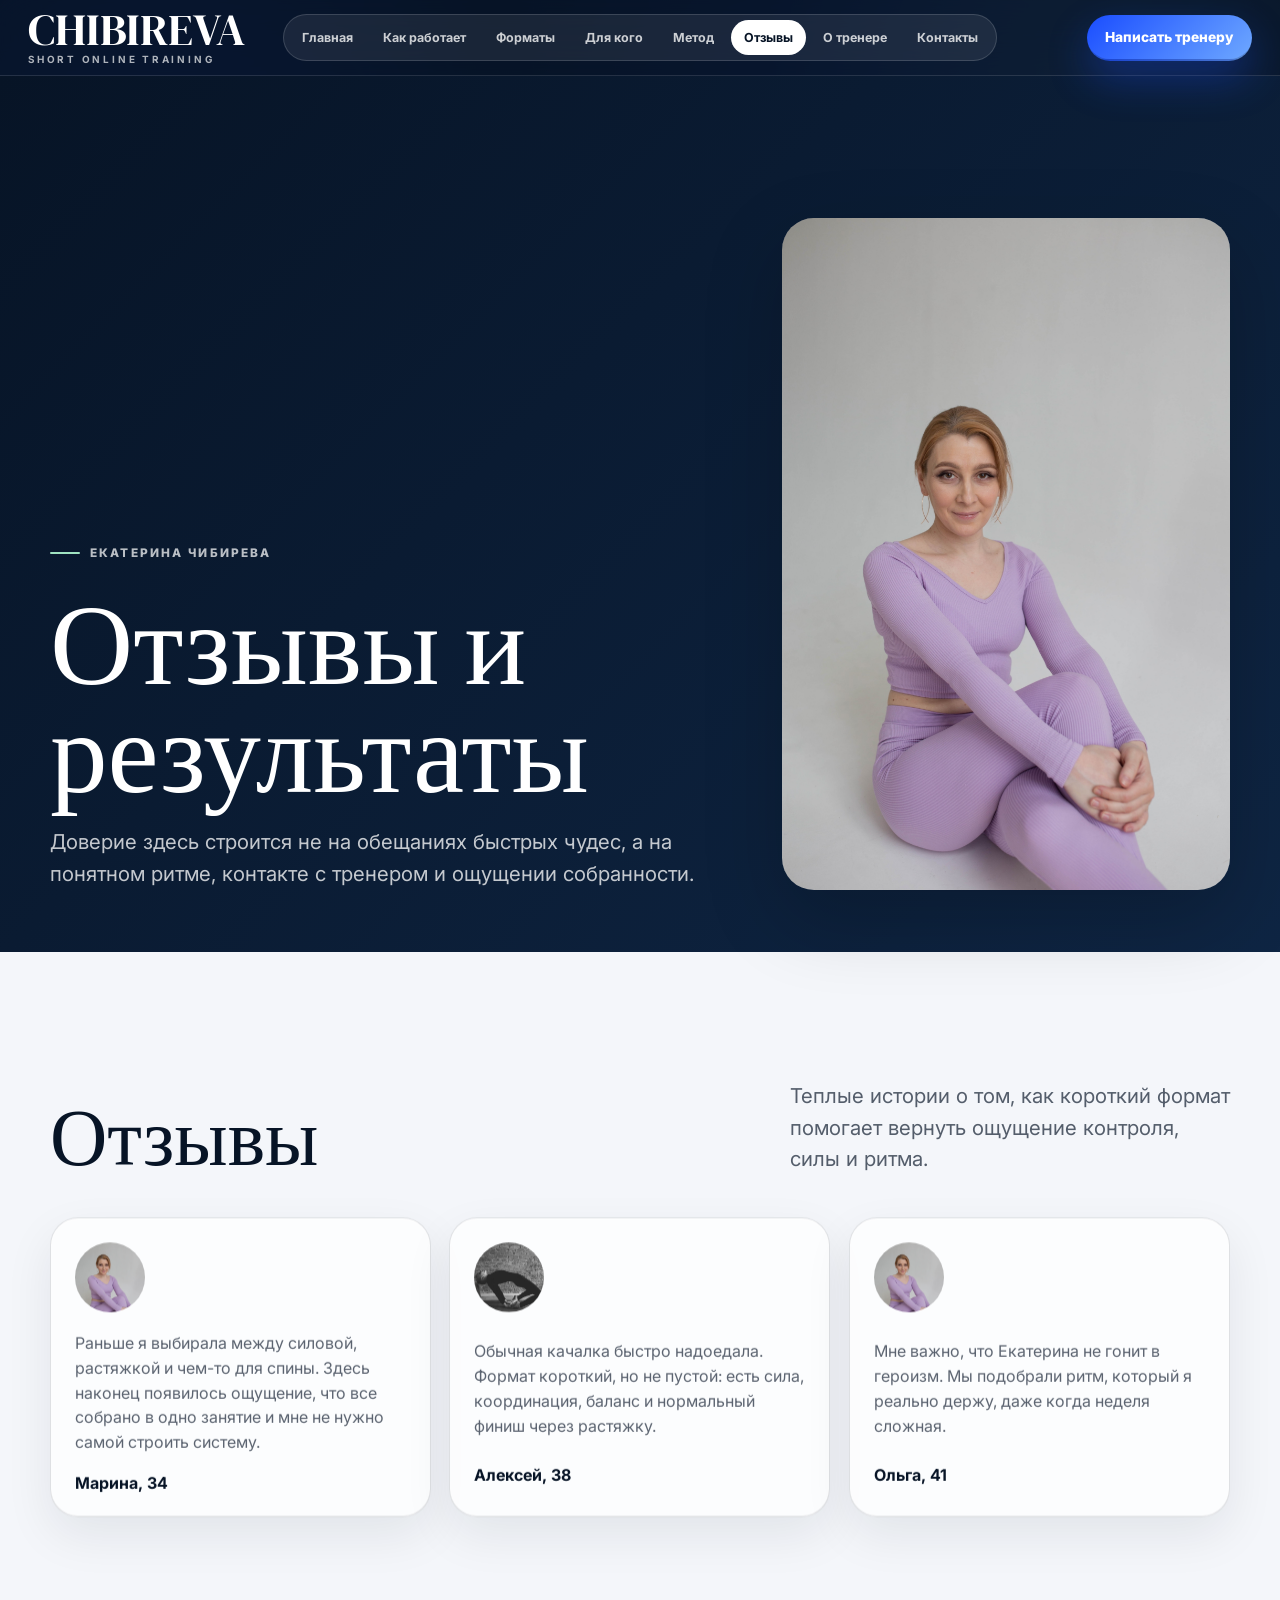
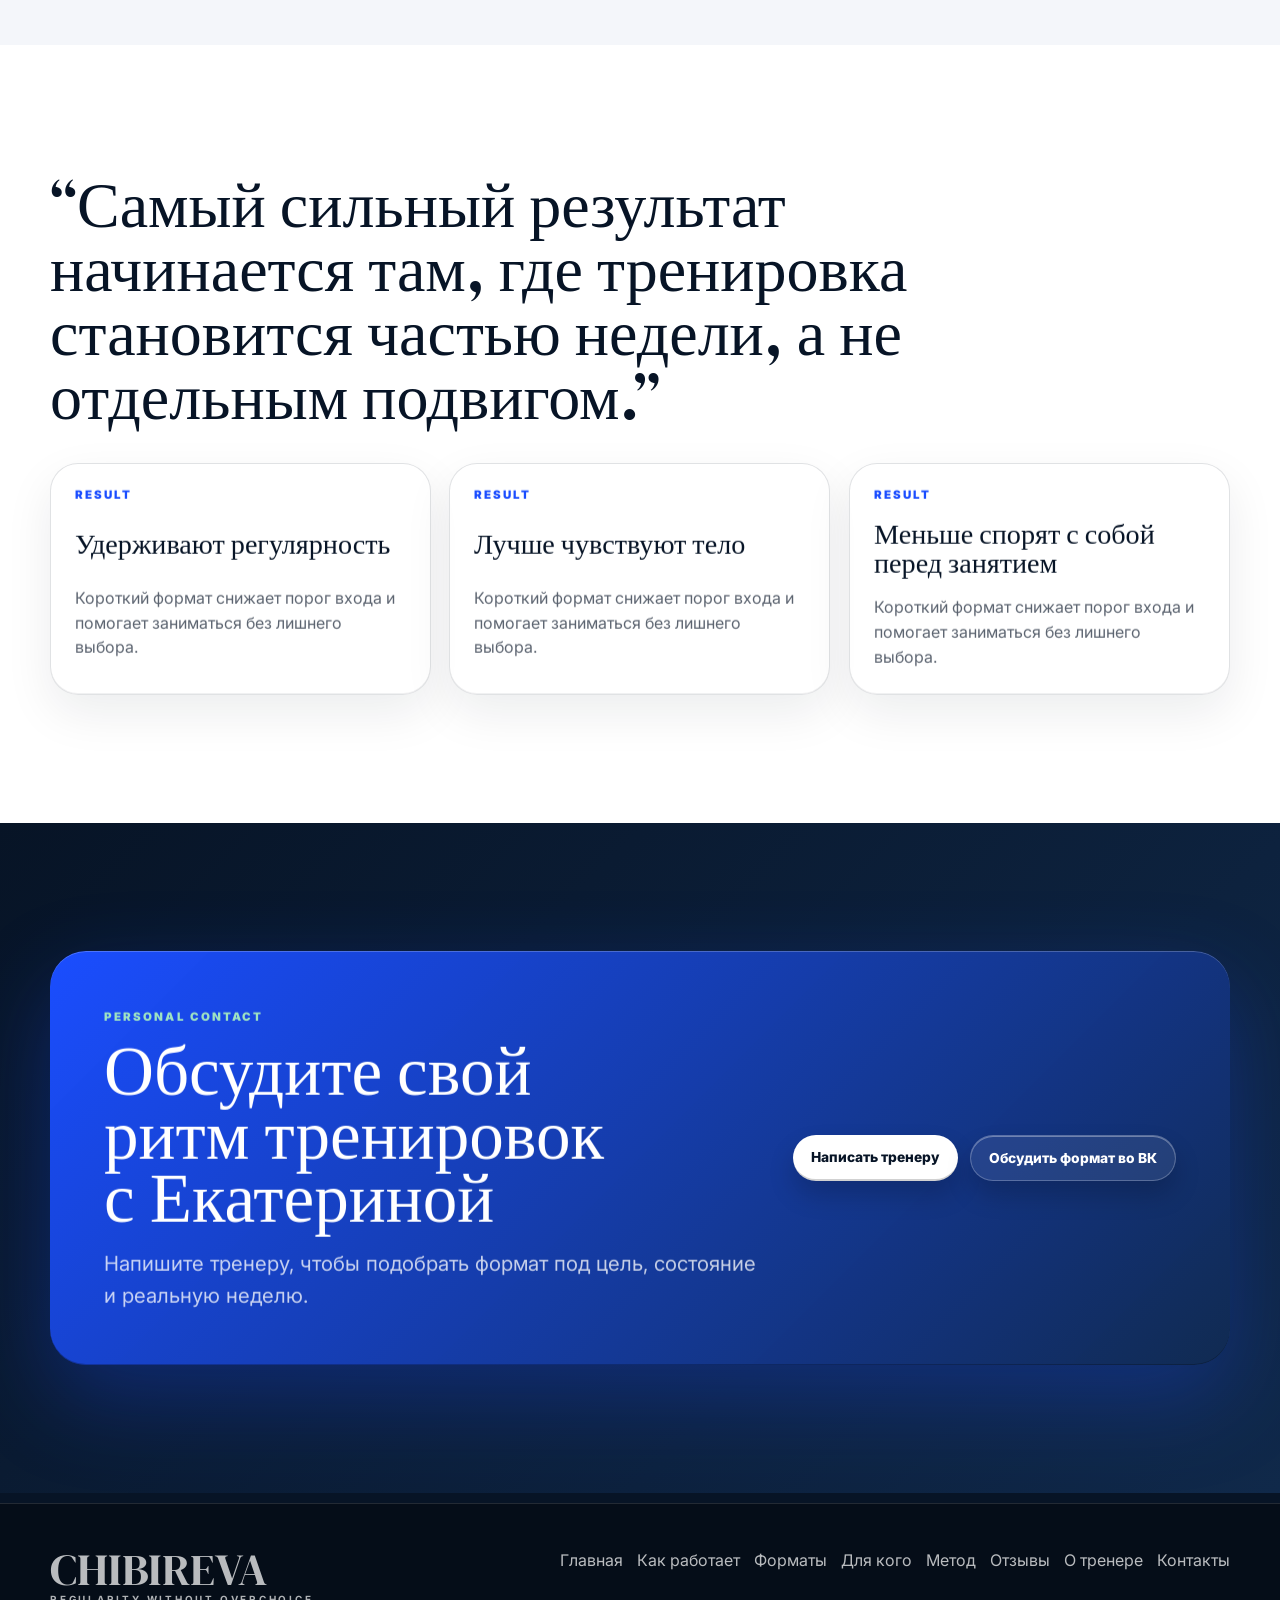
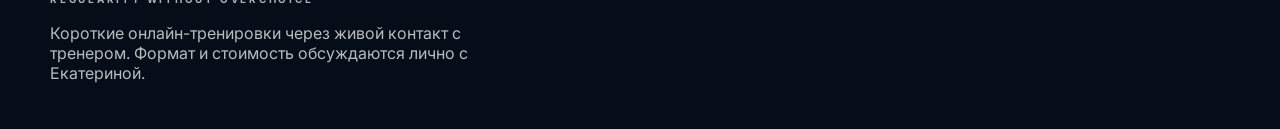
<file: results.html>
<!doctype html>
<html lang="ru">
  <head>
    <meta charset="UTF-8" />
    <meta name="viewport" content="width=device-width, initial-scale=1.0" />
    <title>Отзывы и результаты | Екатерина Чибирева</title>
    <link rel="icon" type="image/png" href="assets/favicon.png" />
    <link rel="apple-touch-icon" href="assets/favicon.png" />
    <link rel="stylesheet" href="styles.css" />
    <link href="https://fonts.googleapis.com/css2?family=DM+Serif+Display&family=Inter:wght@400;500;600;700;800&display=swap" rel="stylesheet" />
  </head>
  <body data-page="results">
    <div id="app"></div>
    <script src="app.js"></script>
  </body>
</html>
</file>
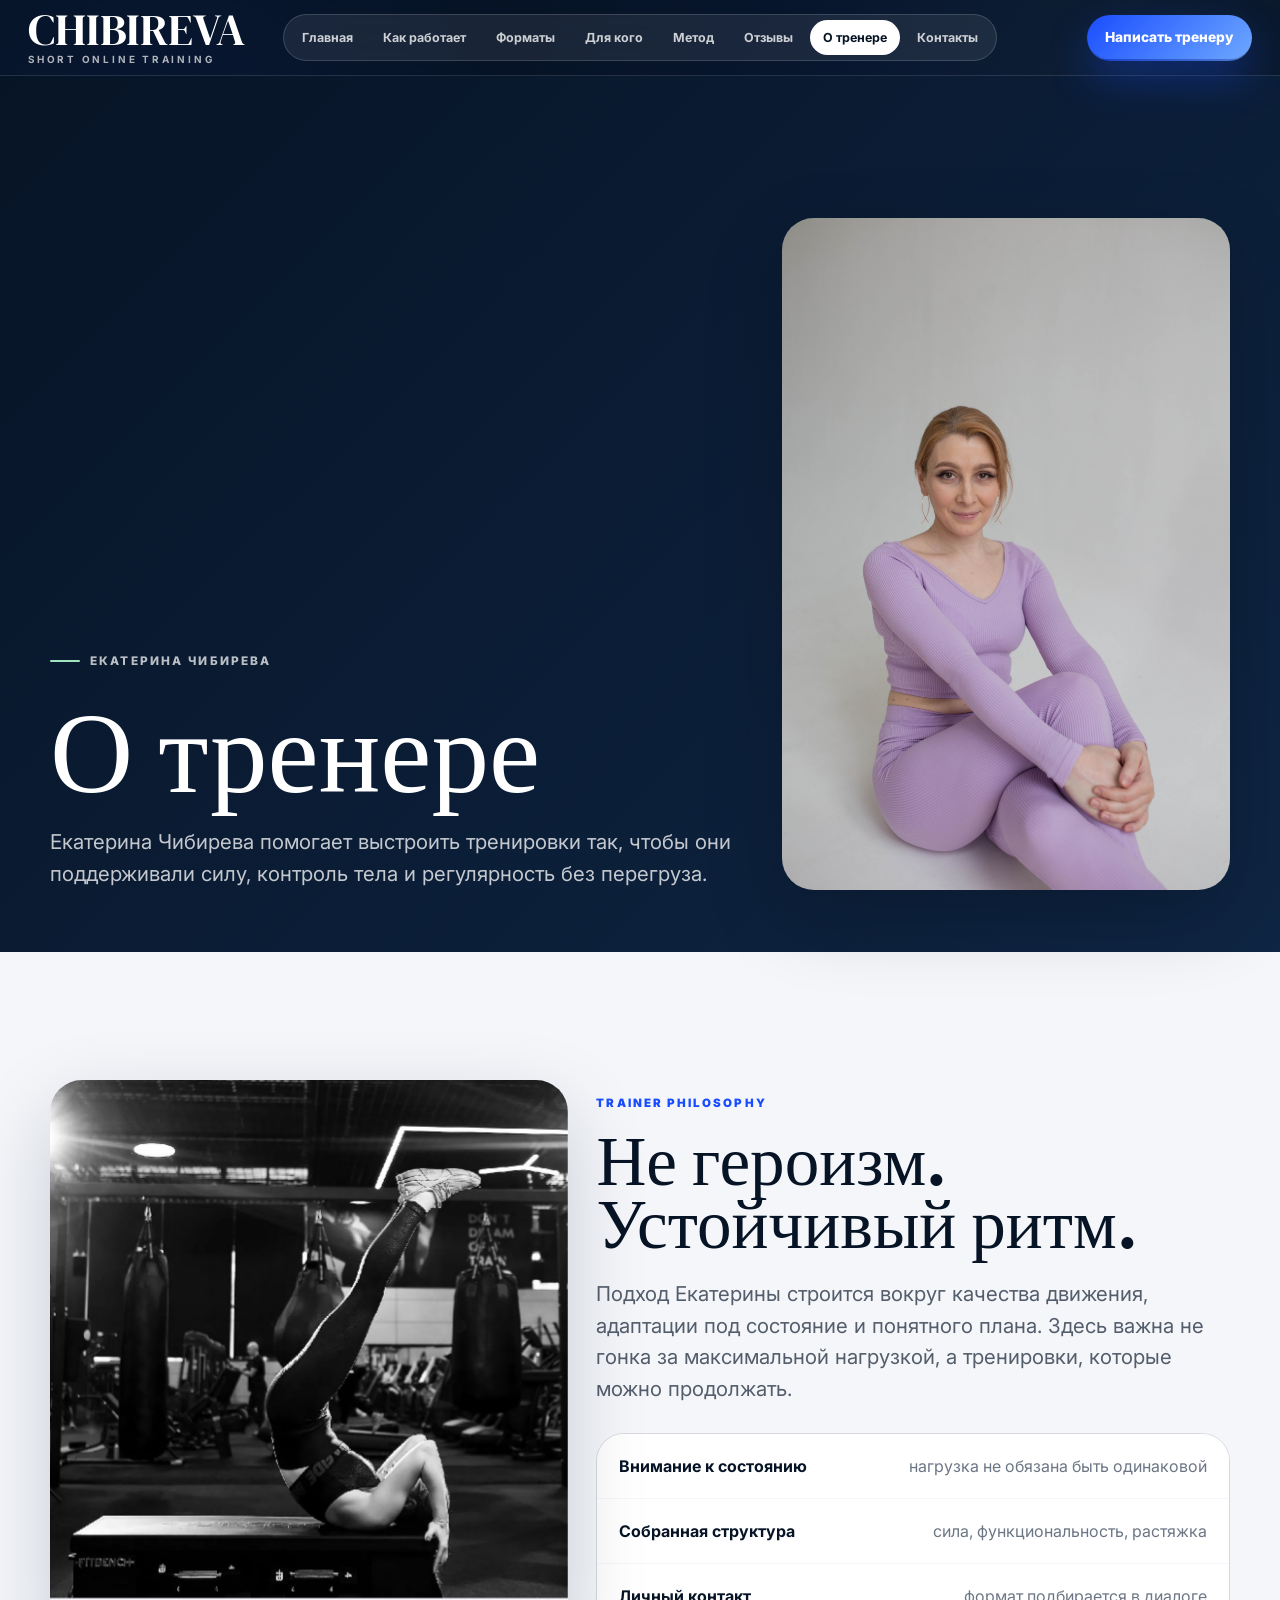
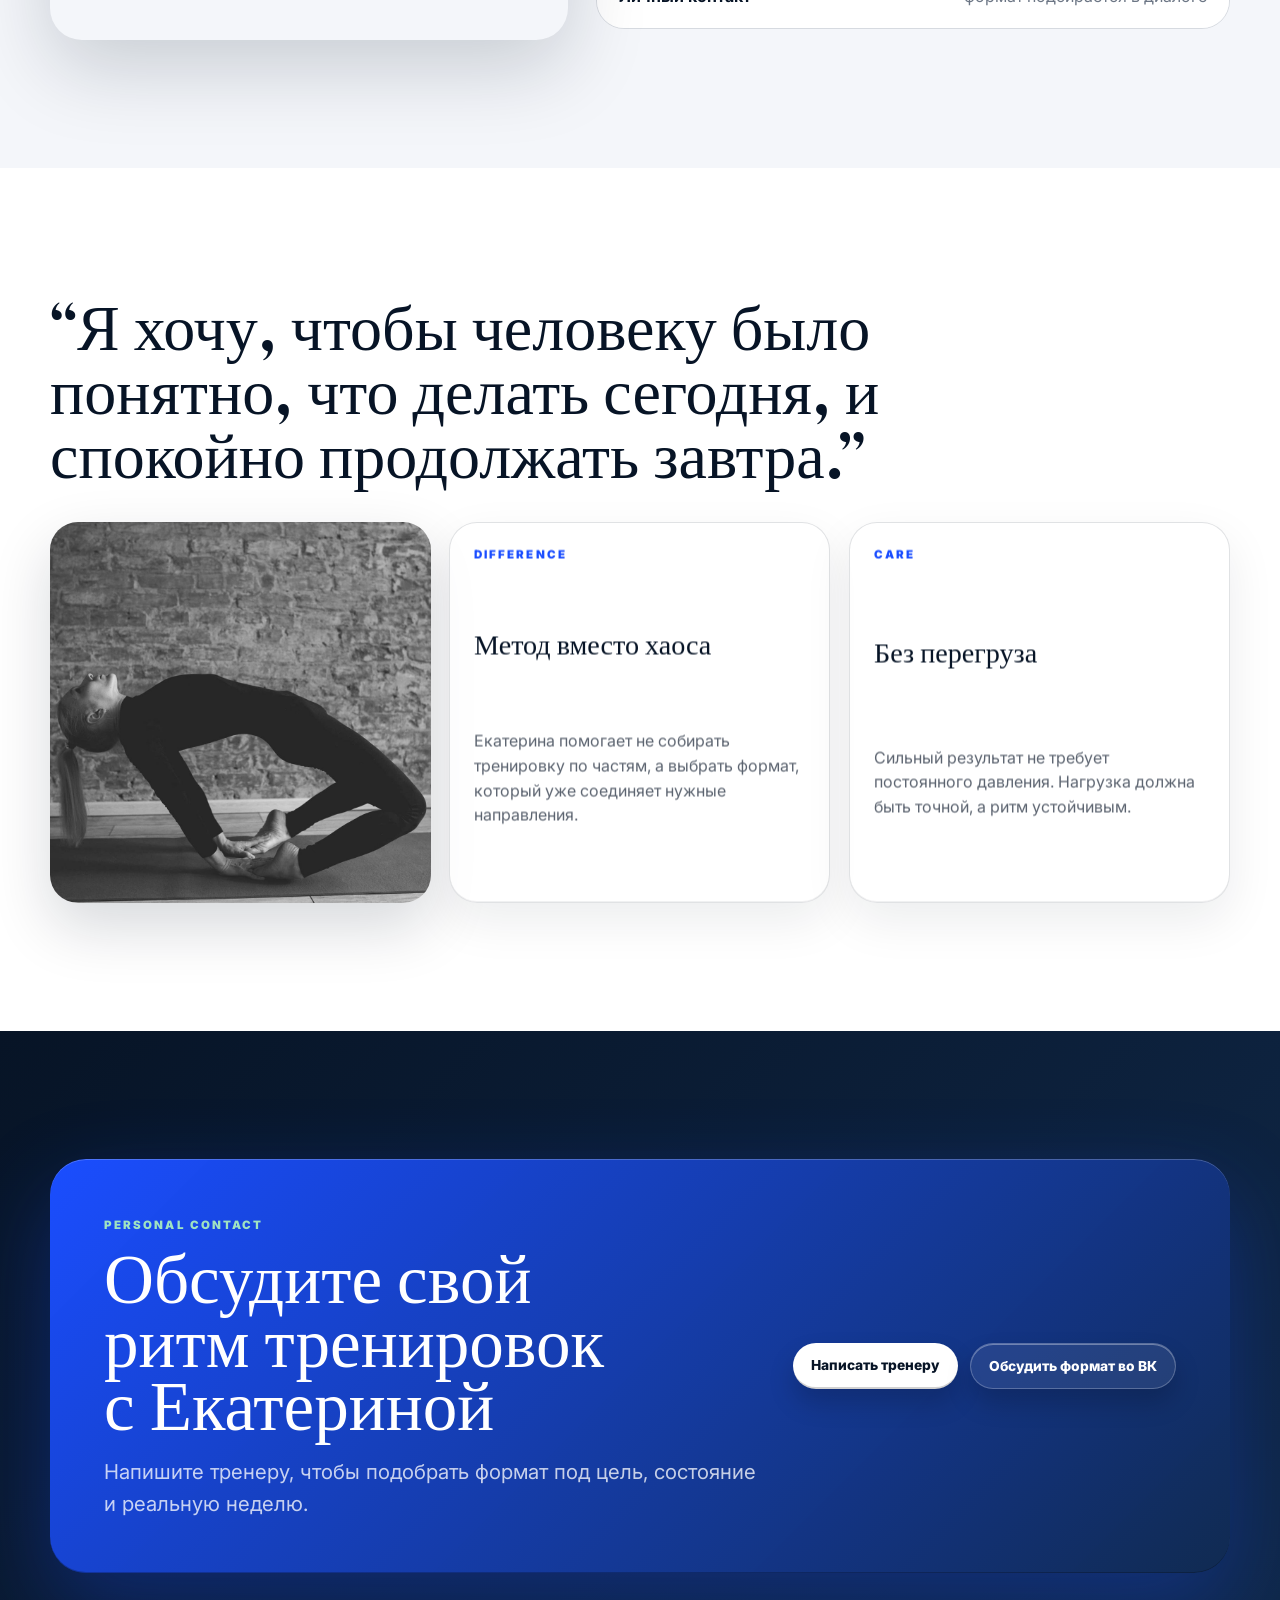
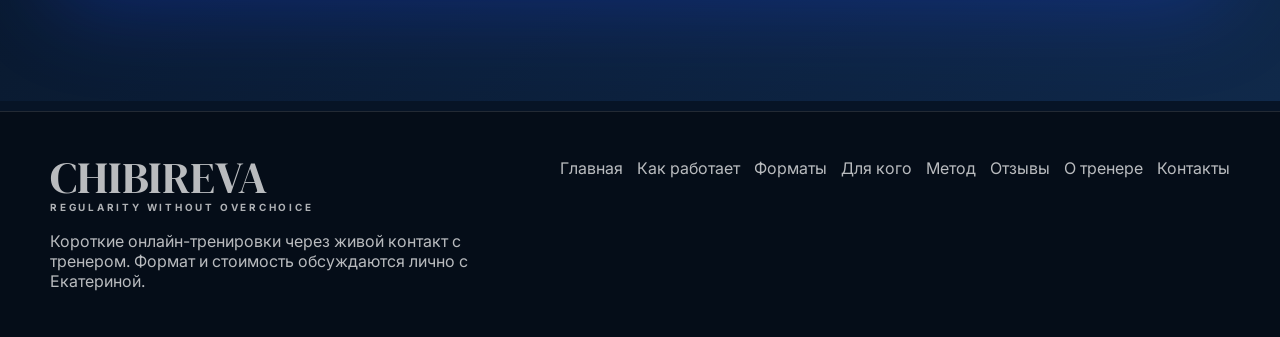
<file: trainer.html>
<!doctype html>
<html lang="ru">
  <head>
    <meta charset="UTF-8" />
    <meta name="viewport" content="width=device-width, initial-scale=1.0" />
    <title>О тренере | Екатерина Чибирева</title>
    <link rel="icon" type="image/png" href="assets/favicon.png" />
    <link rel="apple-touch-icon" href="assets/favicon.png" />
    <link rel="stylesheet" href="styles.css" />
    <link href="https://fonts.googleapis.com/css2?family=DM+Serif+Display&family=Inter:wght@400;500;600;700;800&display=swap" rel="stylesheet" />
  </head>
  <body data-page="trainer">
    <div id="app"></div>
    <script src="app.js"></script>
  </body>
</html>
</file>
<file: styles.css>
:root {
  --navy: #071426;
  --blue: #1a4dff;
  --ice: #f4f6fa;
  --graphite: #142338;
  --steel: #6c7685;
  --white: #ffffff;
  --mint: #9fe3c1;
  --amber: #ffb84d;
  --coral: #ff8d7a;
  --line: rgba(255, 255, 255, 0.14);
  --dark-line: rgba(7, 20, 38, 0.12);
  --serif: "DM Serif Display", Georgia, serif;
  --sans: "Inter", Arial, sans-serif;
  --drift-x: 0px;
  --drift-x-inverse: 0px;
  --drift-y: 0px;
  --scroll-ratio: 0;
  --scroll-bg: 0px;
  --scroll-grid: 0px;
  --hero-parallax: 0px;
}

* {
  box-sizing: border-box;
}

*,
*::before,
*::after {
  min-width: 0;
}

html {
  scroll-behavior: smooth;
}

body {
  margin: 0;
  background: var(--navy);
  color: var(--white);
  font-family: var(--sans);
  letter-spacing: 0;
  overflow-x: hidden;
}

body.menu-open {
  overflow: hidden;
}

a {
  color: inherit;
  text-decoration: none;
}

button,
input,
select,
textarea {
  font: inherit;
}

img {
  display: block;
  max-width: 100%;
}

.site-shell {
  position: relative;
  min-height: 100vh;
  overflow: hidden;
  isolation: isolate;
  background:
    radial-gradient(circle at 75% 8%, rgba(26, 77, 255, 0.28), transparent 34rem),
    radial-gradient(circle at 8% 24%, rgba(159, 227, 193, 0.12), transparent 28rem),
    var(--navy);
}

.site-shell::before,
.site-shell::after {
  content: "";
  position: fixed;
  inset: -16%;
  z-index: -1;
  pointer-events: none;
  will-change: transform, opacity;
}

.site-shell::before {
  background:
    radial-gradient(circle at 22% 28%, rgba(26, 77, 255, 0.24), transparent 24rem),
    radial-gradient(circle at 78% 18%, rgba(159, 227, 193, 0.16), transparent 22rem),
    radial-gradient(circle at 62% 76%, rgba(255, 184, 77, 0.1), transparent 26rem);
  filter: blur(10px);
  transform: translate3d(var(--drift-x), calc(var(--drift-y) + var(--scroll-bg)), 0);
  animation: backgroundDrift 18s ease-in-out infinite alternate;
}

.site-shell::after {
  opacity: 0.32;
  background-image:
    linear-gradient(rgba(255, 255, 255, 0.045) 1px, transparent 1px),
    linear-gradient(90deg, rgba(255, 255, 255, 0.035) 1px, transparent 1px);
  background-size: 82px 82px;
  mask-image: linear-gradient(to bottom, transparent, black 12%, black 72%, transparent);
  transform: translate3d(var(--drift-x-inverse), calc(var(--scroll-grid) + var(--drift-y)), 0);
}

@keyframes backgroundDrift {
  from {
    translate: -1.2% -0.8%;
  }
  to {
    translate: 1.4% 1%;
  }
}

.top-line {
  position: fixed;
  inset: 0 0 auto 0;
  z-index: 50;
  display: grid;
  grid-template-columns: 1fr auto 1fr;
  gap: 1rem;
  align-items: center;
  min-height: 76px;
  padding: 0 28px;
  border-bottom: 1px solid rgba(255, 255, 255, 0.12);
  background: rgba(7, 20, 38, 0.72);
  backdrop-filter: blur(22px);
}

.brand {
  display: inline-flex;
  flex-direction: column;
  gap: 2px;
  width: max-content;
  text-transform: uppercase;
}

.brand strong {
  font-family: var(--serif);
  font-size: clamp(1.6rem, 4vw, 2.8rem);
  font-weight: 400;
  line-height: 0.9;
}

.brand span {
  color: rgba(255, 255, 255, 0.68);
  font-size: 0.62rem;
  font-weight: 700;
  letter-spacing: 0.28em;
}

.nav {
  display: flex;
  gap: 4px;
  align-items: center;
  justify-content: center;
  padding: 5px;
  border: 1px solid rgba(255, 255, 255, 0.15);
  border-radius: 999px;
  background: rgba(255, 255, 255, 0.08);
}

.nav a {
  padding: 10px 13px;
  border-radius: 999px;
  color: rgba(255, 255, 255, 0.78);
  font-size: 0.78rem;
  font-weight: 700;
  white-space: nowrap;
  transition: 0.2s ease;
}

.nav a:hover,
.nav a.active {
  color: var(--navy);
  background: var(--white);
}

.header-actions {
  display: flex;
  gap: 10px;
  justify-content: flex-end;
  align-items: center;
}

.menu-toggle {
  display: none;
  width: 44px;
  height: 44px;
  border: 1px solid rgba(255, 255, 255, 0.2);
  border-radius: 999px;
  color: var(--white);
  background: rgba(255, 255, 255, 0.08);
  cursor: pointer;
}

.menu-toggle span {
  display: block;
  width: 18px;
  height: 2px;
  margin: 4px auto;
  border-radius: 999px;
  background: currentColor;
}

.btn {
  display: inline-flex;
  gap: 10px;
  align-items: center;
  justify-content: center;
  min-height: 46px;
  padding: 0 18px;
  border: 0;
  border-radius: 999px;
  border-bottom: 2px solid rgba(0, 0, 0, 0.18);
  font-size: 0.86rem;
  font-weight: 800;
  text-align: center;
  white-space: normal;
  cursor: pointer;
  box-shadow:
    inset 0 1px 0 rgba(255, 255, 255, 0.34),
    0 14px 26px rgba(0, 0, 0, 0.18);
  transform: translate3d(0, 0, 0);
  transition: transform 0.18s ease, box-shadow 0.18s ease, background 0.2s ease, filter 0.18s ease;
}

.btn:hover {
  transform: translate3d(0, -3px, 18px) rotateX(4deg);
  box-shadow:
    inset 0 1px 0 rgba(255, 255, 255, 0.44),
    0 20px 42px rgba(0, 0, 0, 0.25);
  filter: saturate(1.08);
}

.btn:active {
  transform: translate3d(0, 1px, 0) scale(0.985);
  box-shadow:
    inset 0 2px 8px rgba(0, 0, 0, 0.18),
    0 8px 18px rgba(0, 0, 0, 0.18);
}

.btn.primary {
  color: var(--white);
  background: linear-gradient(135deg, var(--blue), #6ea8ff);
  box-shadow: 0 18px 42px rgba(26, 77, 255, 0.32);
}

.btn.light {
  color: var(--navy);
  background: var(--white);
}

.btn.ghost {
  color: var(--white);
  border: 1px solid rgba(255, 255, 255, 0.24);
  background: rgba(255, 255, 255, 0.08);
}

.btn.dark {
  color: var(--white);
  background: var(--navy);
}

.page {
  padding-top: 76px;
}

.section {
  position: relative;
  padding: clamp(72px, 10vw, 132px) 28px;
  transform: translate3d(0, var(--section-shift, 0px), 0);
}

.section > .container,
.hero > .container,
.page-hero > .container,
.footer > .container {
  position: relative;
  z-index: 1;
}

.section.light {
  color: var(--navy);
  background: var(--ice);
}

.section.white {
  color: var(--navy);
  background: var(--white);
}

.section.midnight {
  background: linear-gradient(135deg, #071426, #10294a);
}

.container {
  width: min(1180px, 100%);
  margin: 0 auto;
}

.hero {
  min-height: calc(100svh - 76px);
  display: grid;
  align-items: stretch;
  padding: 24px 28px 28px;
}

.hero-grid {
  display: grid;
  grid-template-columns: minmax(0, 0.96fr) minmax(360px, 0.74fr);
  gap: 28px;
  align-items: stretch;
  min-height: min(720px, calc(100svh - 128px));
}

.hero-copy {
  display: flex;
  flex-direction: column;
  justify-content: space-between;
  padding: clamp(28px, 5vw, 58px);
  border: 1px solid rgba(255, 255, 255, 0.12);
  border-radius: 32px;
  background:
    linear-gradient(160deg, rgba(255, 255, 255, 0.08), transparent 42%),
    linear-gradient(135deg, rgba(7, 20, 38, 0.82), rgba(16, 41, 74, 0.72));
  box-shadow:
    inset 0 1px 0 rgba(255, 255, 255, 0.12),
    inset 0 -1px 0 rgba(0, 0, 0, 0.28),
    0 36px 90px rgba(0, 0, 0, 0.3);
}

.kicker {
  display: flex;
  gap: 10px;
  align-items: center;
  color: rgba(255, 255, 255, 0.72);
  font-size: 0.74rem;
  font-weight: 800;
  letter-spacing: 0.18em;
  text-transform: uppercase;
}

.kicker::before {
  content: "";
  width: 30px;
  height: 2px;
  border-radius: 99px;
  background: var(--mint);
}

h1,
h2,
h3,
.display {
  margin: 0;
  font-family: var(--serif);
  font-weight: 400;
  line-height: 0.94;
  overflow-wrap: anywhere;
  hyphens: auto;
}

h1 {
  max-width: 920px;
  margin: clamp(18px, 3.5vh, 30px) 0 clamp(14px, 2.5vh, 20px);
  font-size: clamp(4rem, 9.5vw, 8.9rem);
}

h2 {
  max-width: 1120px;
  font-size: clamp(3rem, 6.2vw, 6.55rem);
  text-wrap: balance;
}

h3 {
  font-size: clamp(1.7rem, 3vw, 3.2rem);
}

.module h3,
.review-card h3,
.format-card h3,
.audience-card h3,
.faq h3,
.step h3,
.week-card h3,
.timeline-item h3 {
  font-size: clamp(1.45rem, 2.2vw, 2.45rem);
  line-height: 1.02;
}

p {
  margin: 0;
  color: inherit;
  overflow-wrap: anywhere;
}

.lead {
  max-width: 780px;
  color: rgba(255, 255, 255, 0.76);
  font-size: clamp(1.05rem, 1.6vw, 1.35rem);
  line-height: 1.55;
}

.hero .lead {
  font-size: clamp(1rem, 1.35vw, 1.2rem);
  line-height: 1.48;
}

.section.light .lead,
.section.white .lead,
.dark-text {
  color: rgba(7, 20, 38, 0.68);
}

.hero-ctas,
.cta-row {
  display: flex;
  flex-wrap: wrap;
  gap: 12px;
  align-items: center;
}

.hero-meta {
  display: grid;
  grid-template-columns: repeat(3, 1fr);
  gap: 1px;
  overflow: hidden;
  margin-top: clamp(22px, 4vh, 42px);
  border: 1px solid rgba(255, 255, 255, 0.12);
  border-radius: 22px;
}

.hero-meta div {
  padding: clamp(12px, 2vh, 18px);
  background: rgba(255, 255, 255, 0.07);
}

.hero-meta b {
  display: block;
  color: var(--white);
  font-size: 1.7rem;
}

.hero-meta span {
  color: rgba(255, 255, 255, 0.58);
  font-size: 0.8rem;
  font-weight: 700;
}

.hero-visual {
  position: relative;
  overflow: hidden;
  border-radius: 32px;
  background: #0d1727;
  isolation: isolate;
  box-shadow:
    inset 0 1px 0 rgba(255, 255, 255, 0.18),
    0 34px 90px rgba(0, 0, 0, 0.32);
}

.hero-visual img,
.photo-panel img,
.split-photo img,
.portrait-card img,
.story-photo img {
  width: 100%;
  height: 100%;
  object-fit: cover;
}

.hero-visual img {
  position: absolute;
  inset: 0;
  object-position: center 42%;
  transform: translate3d(0, var(--hero-parallax), 0) scale(1.045);
  filter: grayscale(0.18) contrast(1.08);
  will-change: transform;
}

.hero-visual::after {
  content: "";
  position: absolute;
  inset: 0;
  background:
    linear-gradient(180deg, rgba(7, 20, 38, 0.08), rgba(7, 20, 38, 0.82)),
    linear-gradient(90deg, rgba(26, 77, 255, 0.24), transparent 44%);
  z-index: 1;
}

.motion-grid {
  position: absolute;
  inset: 22px;
  z-index: 2;
  display: flex;
  flex-direction: column;
  justify-content: space-between;
  pointer-events: none;
}

.glass-tag,
.metric-chip {
  width: max-content;
  max-width: 86%;
  padding: 12px 14px;
  border: 1px solid rgba(255, 255, 255, 0.2);
  border-radius: 18px;
  color: var(--white);
  background: rgba(7, 20, 38, 0.48);
  backdrop-filter: blur(18px);
  box-shadow: 0 18px 50px rgba(0, 0, 0, 0.24);
}

.metric-chip {
  align-self: flex-end;
}

.metric-chip b,
.glass-tag b {
  display: block;
  font-size: 1.9rem;
  line-height: 1;
}

.metric-chip span,
.glass-tag span {
  color: rgba(255, 255, 255, 0.7);
  font-size: 0.78rem;
  font-weight: 700;
}

.scanline {
  position: absolute;
  left: 0;
  right: 0;
  top: 18%;
  z-index: 3;
  height: 1px;
  background: rgba(255, 255, 255, 0.54);
  animation: scan 5s ease-in-out infinite;
}

@keyframes scan {
  50% {
    top: 72%;
    opacity: 0.25;
  }
}

.section-head {
  display: grid;
  grid-template-columns: minmax(0, 1fr) minmax(280px, 440px);
  gap: 28px;
  justify-content: space-between;
  align-items: end;
  margin-bottom: 42px;
}

.section-head h2 {
  max-width: 1040px;
}

.section-head .lead {
  max-width: 440px;
}

.grid {
  display: grid;
  gap: 18px;
}

.grid.two {
  grid-template-columns: repeat(2, minmax(0, 1fr));
}

.grid.three {
  grid-template-columns: repeat(3, minmax(0, 1fr));
}

.grid.four {
  grid-template-columns: repeat(4, minmax(0, 1fr));
}

.card {
  position: relative;
  overflow: hidden;
  border: 1px solid rgba(255, 255, 255, 0.13);
  border-radius: 28px;
  background: rgba(255, 255, 255, 0.07);
  box-shadow:
    inset 0 1px 0 rgba(255, 255, 255, 0.12),
    0 24px 70px rgba(0, 0, 0, 0.16);
}

.section.light .card,
.section.white .card {
  border-color: var(--dark-line);
  background: rgba(255, 255, 255, 0.72);
  box-shadow: 0 24px 80px rgba(7, 20, 38, 0.08);
}

.pad {
  padding: clamp(22px, 3vw, 34px);
}

.problem-grid {
  display: grid;
  grid-template-columns: 0.8fr 1.2fr;
  gap: 18px;
}

.problem-list {
  display: grid;
  gap: 10px;
}

.problem-list div {
  padding: 18px;
  border-radius: 20px;
  color: rgba(255, 255, 255, 0.82);
  background: rgba(255, 255, 255, 0.08);
}

.comparison {
  display: grid;
  grid-template-columns: 1fr 1fr;
  gap: 1px;
  overflow: hidden;
  border-radius: 28px;
  background: rgba(255, 255, 255, 0.18);
}

.comparison > div {
  min-height: 360px;
  padding: 26px;
  background: rgba(255, 255, 255, 0.07);
}

.chaos-lines {
  display: grid;
  gap: 13px;
  margin-top: 34px;
}

.chaos-lines i {
  display: block;
  height: 11px;
  border-radius: 99px;
  background: rgba(255, 255, 255, 0.18);
  transform: rotate(var(--r));
}

.method-stack {
  display: grid;
  gap: 14px;
  margin-top: 28px;
}

.method-stack div {
  display: flex;
  justify-content: space-between;
  align-items: center;
  padding: 16px 18px;
  border-radius: 18px;
  color: var(--navy);
  background: var(--white);
}

.method-stack span {
  color: var(--steel);
  font-size: 0.82rem;
  font-weight: 800;
}

.module {
  color: var(--navy);
  border: 1px solid var(--dark-line);
  border-radius: 32px;
  background: var(--white);
  box-shadow:
    inset 0 1px 0 rgba(255, 255, 255, 0.8),
    inset 0 -1px 0 rgba(7, 20, 38, 0.08),
    0 30px 90px rgba(7, 20, 38, 0.14),
    0 10px 24px rgba(7, 20, 38, 0.08);
}

.module-top {
  display: flex;
  gap: 18px;
  justify-content: space-between;
  align-items: center;
  padding: 24px;
  border-bottom: 1px solid var(--dark-line);
}

.module-title {
  display: grid;
  gap: 6px;
}

.eyebrow {
  color: var(--blue);
  font-size: 0.72rem;
  font-weight: 900;
  letter-spacing: 0.18em;
  text-transform: uppercase;
}

.module-title h3 {
  color: var(--navy);
}

.segmented,
.mini-tabs {
  display: flex;
  flex-wrap: wrap;
  gap: 6px;
  padding: 6px;
  border-radius: 999px;
  background: var(--ice);
}

.segmented button,
.mini-tabs button {
  flex: 1 1 auto;
  min-height: 38px;
  padding: 0 14px;
  border: 0;
  border-radius: 999px;
  color: var(--steel);
  background: transparent;
  font-size: 0.82rem;
  font-weight: 800;
  line-height: 1.15;
  text-align: center;
  white-space: normal;
  cursor: pointer;
}

.segmented button.active,
.mini-tabs button.active {
  color: var(--white);
  background: var(--blue);
}

.timeline {
  display: grid;
  grid-template-columns: 0.85fr 1.15fr;
  gap: 22px;
  padding: 24px;
}

.session-dial {
  min-height: 360px;
  display: grid;
  place-items: center;
  border-radius: 28px;
  color: var(--white);
  background:
    radial-gradient(circle, rgba(110, 168, 255, 0.35), transparent 48%),
    linear-gradient(135deg, #071426, #10294a);
}

.dial-inner {
  width: min(250px, 74vw);
  aspect-ratio: 1;
  display: grid;
  place-items: center;
  border: 1px solid rgba(255, 255, 255, 0.22);
  border-radius: 50%;
  background: conic-gradient(from 220deg, var(--blue), var(--mint), var(--amber), var(--blue));
  box-shadow: 0 0 80px rgba(26, 77, 255, 0.34);
}

.dial-inner div {
  width: 74%;
  aspect-ratio: 1;
  display: grid;
  place-items: center;
  text-align: center;
  border-radius: 50%;
  background: var(--navy);
}

.dial-inner b {
  display: block;
  font-size: 4rem;
  line-height: 1;
}

.dial-inner span {
  color: rgba(255, 255, 255, 0.7);
  font-weight: 800;
}

.timeline-list {
  display: grid;
  gap: 12px;
}

.timeline-item {
  display: grid;
  grid-template-columns: 70px 1fr;
  gap: 14px;
  align-items: stretch;
  padding: 16px;
  border: 1px solid var(--dark-line);
  border-radius: 22px;
  background: var(--ice);
  cursor: pointer;
  box-shadow:
    inset 0 1px 0 rgba(255, 255, 255, 0.9),
    0 10px 22px rgba(7, 20, 38, 0.06);
  transition: transform 0.2s ease, border-color 0.2s ease, background 0.2s ease, box-shadow 0.2s ease;
}

.timeline-item:hover,
.timeline-item.active {
  transform: translateX(6px);
  border-color: rgba(26, 77, 255, 0.32);
  background: #eef3ff;
  box-shadow:
    inset 0 1px 0 rgba(255, 255, 255, 0.95),
    0 16px 34px rgba(26, 77, 255, 0.12);
}

.timeline-item time {
  display: grid;
  place-items: center;
  border-radius: 16px;
  color: var(--white);
  background: var(--graphite);
  font-weight: 900;
  text-align: center;
}

.timeline-item p,
.state-output p,
.pick-output p,
.format-output p,
.week-card p,
.review-card p,
.format-card p,
.faq p {
  color: rgba(7, 20, 38, 0.66);
  line-height: 1.55;
}

.state-grid,
.picker-grid,
.format-switch-grid {
  display: grid;
  grid-template-columns: 0.75fr 1.25fr;
  gap: 22px;
  padding: 24px;
}

.state-buttons,
.picker-controls {
  display: grid;
  gap: 10px;
  align-content: start;
}

.state-buttons button,
.picker-controls button,
.week-day {
  border: 1px solid var(--dark-line);
  border-radius: 20px;
  color: var(--navy);
  background: var(--ice);
  cursor: pointer;
  box-shadow:
    inset 0 1px 0 rgba(255, 255, 255, 0.9),
    0 10px 22px rgba(7, 20, 38, 0.05);
  transition: transform 0.2s ease, box-shadow 0.2s ease, border-color 0.2s ease, background 0.2s ease;
}

.state-buttons button:hover,
.picker-controls button:hover,
.week-day:hover {
  transform: translateY(-2px);
  box-shadow:
    inset 0 1px 0 rgba(255, 255, 255, 0.95),
    0 16px 34px rgba(7, 20, 38, 0.12);
}

.state-buttons button,
.picker-controls button {
  min-height: 58px;
  padding: 0 18px;
  text-align: left;
  font-weight: 800;
}

.state-buttons button.active,
.picker-controls button.active,
.week-day.active,
.week-day:hover {
  color: var(--white);
  border-color: var(--blue);
  background: linear-gradient(135deg, var(--blue), #6ea8ff);
}

.state-output,
.pick-output,
.format-output {
  display: grid;
  gap: 18px;
  min-height: 360px;
  padding: 28px;
  border-radius: 28px;
  background: var(--ice);
}

.stat-grid {
  display: grid;
  grid-template-columns: repeat(2, 1fr);
  gap: 10px;
}

.stat {
  padding: 16px;
  border-radius: 18px;
  background: var(--white);
  box-shadow:
    inset 0 1px 0 rgba(255, 255, 255, 0.92),
    0 12px 28px rgba(7, 20, 38, 0.06);
}

.stat span {
  display: block;
  color: var(--steel);
  font-size: 0.72rem;
  font-weight: 900;
  letter-spacing: 0.08em;
  text-transform: uppercase;
}

.stat b {
  display: block;
  margin-top: 6px;
  font-size: 1.08rem;
  overflow-wrap: anywhere;
  line-height: 1.25;
}

.picker-controls label {
  display: grid;
  gap: 8px;
  color: var(--steel);
  font-size: 0.76rem;
  font-weight: 900;
  letter-spacing: 0.12em;
  text-transform: uppercase;
}

.week {
  display: grid;
  gap: 16px;
  padding: 24px;
}

.week-strip {
  display: grid;
  grid-template-columns: repeat(7, 1fr);
  gap: 10px;
}

.week-day {
  display: grid;
  gap: 8px;
  min-height: 132px;
  padding: 16px;
  overflow: hidden;
}

.week-day b {
  font-size: 1.05rem;
}

.week-day span {
  color: inherit;
  opacity: 0.7;
  font-size: 0.78rem;
  font-weight: 800;
  overflow-wrap: anywhere;
}

.week-card {
  min-height: 152px;
  padding: 24px;
  border-radius: 24px;
  background: var(--ice);
}

.streak {
  display: grid;
  grid-template-columns: minmax(0, 1fr);
  gap: 24px;
  align-items: start;
  width: min(1480px, 100%);
}

.streak-chain {
  display: flex;
  flex-wrap: wrap;
  gap: 12px;
}

.streak-chain span {
  width: 58px;
  aspect-ratio: 1;
  display: grid;
  place-items: center;
  border-radius: 50%;
  color: var(--navy);
  background: var(--white);
  font-weight: 900;
  animation: pulse 2.8s ease-in-out infinite;
  animation-delay: calc(var(--i) * 0.14s);
}

@media (min-width: 1221px) {
  .streak > .reveal:first-child {
    display: grid;
    grid-template-columns: minmax(0, 1fr) minmax(340px, 520px);
    column-gap: 40px;
    align-items: end;
  }

  .streak h2 {
    grid-column: 1 / -1;
    max-width: none;
    margin-top: 18px !important;
    font-size: clamp(5.2rem, 7.25vw, 8rem);
    line-height: 0.86;
    letter-spacing: 0;
  }

  .streak .lead {
    grid-column: 1;
    max-width: 620px;
    margin-top: 18px !important;
    font-size: clamp(1rem, 1.25vw, 1.18rem);
  }

  .streak-chain {
    justify-content: flex-end;
    align-self: end;
    margin-top: -92px;
    padding-left: 34%;
  }

  .streak-chain span {
    width: clamp(52px, 3.9vw, 64px);
  }
}

@keyframes pulse {
  50% {
    color: var(--white);
    background: var(--blue);
    box-shadow: 0 0 36px rgba(26, 77, 255, 0.42);
  }
}

.photo-panel {
  min-height: 460px;
  border-radius: 32px;
  overflow: hidden;
  background: var(--graphite);
  box-shadow:
    inset 0 1px 0 rgba(255, 255, 255, 0.16),
    0 28px 80px rgba(7, 20, 38, 0.18);
}

.split {
  display: grid;
  grid-template-columns: 0.9fr 1.1fr;
  gap: 28px;
  align-items: center;
}

.split .reveal > h2,
.cta-band h2 {
  max-width: 100%;
  font-size: clamp(3rem, 5.4vw, 5.85rem);
  line-height: 0.92;
  text-wrap: balance;
}

.split-photo {
  overflow: hidden;
  min-height: 560px;
  border-radius: 32px;
  box-shadow:
    inset 0 1px 0 rgba(255, 255, 255, 0.16),
    0 28px 80px rgba(7, 20, 38, 0.18);
}

.list-lines {
  display: grid;
  gap: 1px;
  overflow: hidden;
  border: 1px solid var(--dark-line);
  border-radius: 28px;
}

.list-lines div {
  display: flex;
  flex-wrap: wrap;
  gap: 18px;
  justify-content: space-between;
  padding: 22px;
  background: var(--white);
}

.list-lines span {
  max-width: 360px;
  color: var(--steel);
  text-align: right;
  overflow-wrap: anywhere;
}

.review-card,
.format-card,
.audience-card,
.faq {
  display: grid;
  gap: 18px;
  min-height: 100%;
  padding: 24px;
  border: 1px solid var(--dark-line);
  border-radius: 28px;
  background: rgba(255, 255, 255, 0.74);
  box-shadow:
    inset 0 1px 0 rgba(255, 255, 255, 0.9),
    inset 0 -1px 0 rgba(7, 20, 38, 0.06),
    0 18px 48px rgba(7, 20, 38, 0.08);
}

.review-card .avatar {
  width: 70px;
  aspect-ratio: 1;
  overflow: hidden;
  border-radius: 50%;
}

.review-card .avatar img {
  width: 100%;
  height: 100%;
  object-fit: cover;
}

.quote {
  max-width: 900px;
  color: var(--navy);
  font-family: var(--serif);
  font-size: clamp(2.3rem, 5vw, 5.4rem);
  line-height: 1;
  overflow-wrap: anywhere;
}

.cta-band {
  display: grid;
  grid-template-columns: 1fr auto;
  gap: 28px;
  align-items: center;
  padding: clamp(28px, 5vw, 54px);
  border-radius: 36px;
  color: var(--white);
  background:
    linear-gradient(135deg, rgba(26, 77, 255, 0.94), rgba(16, 41, 74, 0.96)),
    var(--blue);
  box-shadow: 0 30px 90px rgba(26, 77, 255, 0.26);
  box-shadow:
    inset 0 1px 0 rgba(255, 255, 255, 0.22),
    inset 0 -1px 0 rgba(0, 0, 0, 0.24),
    0 34px 90px rgba(26, 77, 255, 0.3);
}

.cta-band h2 {
  max-width: min(980px, 100%);
}

.page-hero {
  padding: 142px 28px 72px;
  background:
    linear-gradient(135deg, rgba(7, 20, 38, 0.92), rgba(16, 41, 74, 0.82)),
    var(--navy);
}

.page-hero-inner {
  display: grid;
  grid-template-columns: 1.1fr 0.7fr;
  gap: 28px;
  align-items: end;
}

.page-hero h1 {
  font-size: clamp(4rem, 9vw, 9rem);
}

.portrait-card {
  min-height: 480px;
  overflow: hidden;
  border-radius: 32px;
  box-shadow:
    inset 0 1px 0 rgba(255, 255, 255, 0.16),
    0 28px 80px rgba(0, 0, 0, 0.2);
}

.portrait-card img {
  object-position: center 38%;
}

.steps {
  counter-reset: step;
  display: grid;
  gap: 14px;
}

.step {
  counter-increment: step;
  display: grid;
  grid-template-columns: 78px 1fr;
  gap: 18px;
  align-items: center;
  padding: 20px;
  border-radius: 26px;
  background: var(--white);
}

.step::before {
  content: "0" counter(step);
  display: grid;
  place-items: center;
  height: 58px;
  border-radius: 18px;
  color: var(--white);
  background: var(--blue);
  font-weight: 900;
}

.story-photo {
  overflow: hidden;
  min-height: 380px;
  border-radius: 28px;
  box-shadow:
    inset 0 1px 0 rgba(255, 255, 255, 0.16),
    0 24px 60px rgba(7, 20, 38, 0.16);
}

.tilt-card {
  position: relative;
  overflow: hidden;
  transform-style: preserve-3d;
  transform: perspective(900px) rotateX(var(--tilt-x, 0deg)) rotateY(var(--tilt-y, 0deg)) translate3d(0, var(--lift, 0px), 0);
  transition: transform 0.18s ease, box-shadow 0.18s ease, filter 0.18s ease;
  will-change: transform;
}

.tilt-card::before {
  content: "";
  position: absolute;
  inset: 0;
  pointer-events: none;
  border-radius: inherit;
  opacity: 0;
  background: radial-gradient(circle at var(--shine-x, 50%) var(--shine-y, 50%), rgba(255, 255, 255, 0.28), transparent 36%);
  transition: opacity 0.18s ease;
}

.tilt-card:hover {
  --lift: -6px;
  filter: saturate(1.03);
}

.tilt-card:hover::before {
  opacity: 1;
}

.tilt-card > * {
  transform: translateZ(16px);
}

.contact-chip {
  display: inline-flex;
  width: fit-content;
  max-width: 100%;
  padding: 14px 16px;
  border: 1px solid var(--dark-line);
  border-radius: 18px;
  color: var(--navy);
  background: rgba(255, 255, 255, 0.72);
  box-shadow:
    inset 0 1px 0 rgba(255, 255, 255, 0.9),
    0 12px 28px rgba(7, 20, 38, 0.06);
  font-weight: 800;
  overflow-wrap: anywhere;
}

.footer {
  padding: 46px 28px;
  border-top: 1px solid rgba(255, 255, 255, 0.12);
  color: rgba(255, 255, 255, 0.72);
  background: #050d18;
}

.footer-grid {
  display: grid;
  grid-template-columns: 1fr auto;
  gap: 28px;
  align-items: start;
}

.footer nav {
  display: flex;
  flex-wrap: wrap;
  gap: 14px;
  justify-content: flex-end;
}

.reveal {
  opacity: 0;
  transform: translateY(22px);
  transition: opacity 0.65s ease, transform 0.65s ease;
}

.reveal.in-view {
  opacity: 1;
  transform: none;
}

@media (max-width: 1220px) {
  .top-line {
    grid-template-columns: 1fr auto;
  }

  .nav {
    position: fixed;
    inset: 76px 16px auto;
    display: none;
    flex-direction: column;
    align-items: stretch;
    padding: 14px;
    border-radius: 26px;
    background: rgba(7, 20, 38, 0.94);
  }

  body.menu-open .nav {
    display: flex;
  }

  .nav a {
    text-align: center;
  }

  .menu-toggle {
    display: block;
  }

  .hero-grid,
  .page-hero-inner,
  .problem-grid,
  .timeline,
  .state-grid,
  .picker-grid,
  .format-switch-grid,
  .streak,
  .split {
    grid-template-columns: 1fr;
  }

  .hero {
    min-height: auto;
  }

  .hero-grid {
    min-height: auto;
  }

  .hero-copy {
    min-height: 520px;
  }

  .hero-visual {
    min-height: 520px;
  }

  .grid.four,
  .grid.three {
    grid-template-columns: repeat(2, minmax(0, 1fr));
  }
}

@media (max-width: 900px) {
  .grid.four,
  .grid.three,
  .grid.two {
    grid-template-columns: 1fr;
  }

  .list-lines div {
    display: grid;
    gap: 8px;
  }

  .list-lines span {
    max-width: none;
    text-align: left;
  }
}

@media (max-width: 720px) {
  .top-line {
    min-height: 66px;
    padding: 0 16px;
  }

  .header-actions .btn {
    display: none;
  }

  .page {
    padding-top: 66px;
  }

  .section,
  .hero,
  .page-hero {
    padding-left: 16px;
    padding-right: 16px;
  }

  .hero {
    min-height: calc(100svh - 66px);
    padding-top: 14px;
  }

  .hero-copy,
  .hero-visual {
    min-height: auto;
  }

  .hero-grid {
    min-height: calc(100svh - 94px);
    grid-template-rows: minmax(0, 1.08fr) minmax(180px, 0.92fr);
    gap: 12px;
  }

  .hero-copy {
    gap: 16px;
    padding: 20px;
    overflow: hidden;
  }

  .hero-visual {
    min-height: 0;
    aspect-ratio: auto;
  }

  h1 {
    font-size: clamp(2.85rem, 13.8vw, 5.1rem);
    line-height: 0.98;
  }

  .hero h1 {
    font-size: clamp(2.72rem, 13.2vw, 4.75rem);
  }

  h2 {
    font-size: clamp(2.6rem, 12vw, 4.5rem);
    line-height: 1;
  }

  .page-hero h1 {
    font-size: clamp(3.2rem, 15vw, 5.4rem);
  }

  .lead {
    font-size: 1rem;
  }

  .hero .lead {
    font-size: 0.92rem;
    line-height: 1.42;
  }

  .section-head,
  .cta-band,
  .footer-grid {
    display: grid;
    grid-template-columns: 1fr;
  }

  .hero-meta,
  .comparison,
  .stat-grid,
  .grid.two,
  .grid.three,
  .grid.four {
    grid-template-columns: 1fr;
  }

  .hero-meta {
    display: none;
  }

  .hero-ctas {
    gap: 8px;
  }

  .hero-meta div,
  .module-top,
  .timeline,
  .state-grid,
  .picker-grid,
  .format-switch-grid,
  .week {
    padding: 18px;
  }

  .timeline-item {
    grid-template-columns: 58px 1fr;
    gap: 10px;
    padding: 12px;
  }

  .timeline-item:hover,
  .timeline-item.active {
    transform: none;
  }

  .state-output,
  .pick-output,
  .format-output {
    min-height: 0;
    padding: 20px;
  }

  .segmented,
  .mini-tabs {
    width: 100%;
    border-radius: 20px;
  }

  .segmented button,
  .mini-tabs button {
    min-width: 88px;
  }

  .hero-ctas .btn,
  .cta-row .btn {
    width: 100%;
  }

  .week-strip {
    grid-template-columns: repeat(2, 1fr);
  }

  .module-top {
    align-items: flex-start;
    flex-direction: column;
  }

  .footer nav {
    justify-content: flex-start;
  }
}

@media (max-width: 420px) {
  .section,
  .hero,
  .page-hero {
    padding-left: 12px;
    padding-right: 12px;
  }

  .hero-copy,
  .module,
  .cta-band,
  .photo-panel,
  .split-photo,
  .portrait-card {
    border-radius: 24px;
  }

  .hero-grid {
    min-height: calc(100svh - 90px);
    grid-template-rows: minmax(0, 1.05fr) minmax(150px, 0.95fr);
  }

  h1 {
    font-size: clamp(2.55rem, 13vw, 3.65rem);
  }

  .hero h1 {
    font-size: clamp(2.46rem, 12.4vw, 3.35rem);
  }

  h2 {
    font-size: clamp(2.35rem, 11vw, 3.5rem);
  }

  .module h3,
  .review-card h3,
  .format-card h3,
  .audience-card h3,
  .faq h3,
  .step h3,
  .week-card h3,
  .timeline-item h3 {
    font-size: 1.35rem;
  }

  .brand strong {
    font-size: 1.45rem;
  }

  .brand span {
    font-size: 0.52rem;
    letter-spacing: 0.18em;
  }

  .hero .lead {
    font-size: 0.86rem;
  }

  .week-strip {
    grid-template-columns: 1fr;
  }

  .step {
    grid-template-columns: 1fr;
  }
}

@media (prefers-reduced-motion: reduce) {
  *,
  *::before,
  *::after {
    animation-duration: 0.001ms !important;
    animation-iteration-count: 1 !important;
    scroll-behavior: auto !important;
    transition-duration: 0.001ms !important;
  }

  .section,
  .hero-visual img,
  .tilt-card {
    transform: none !important;
  }
}
</file>
